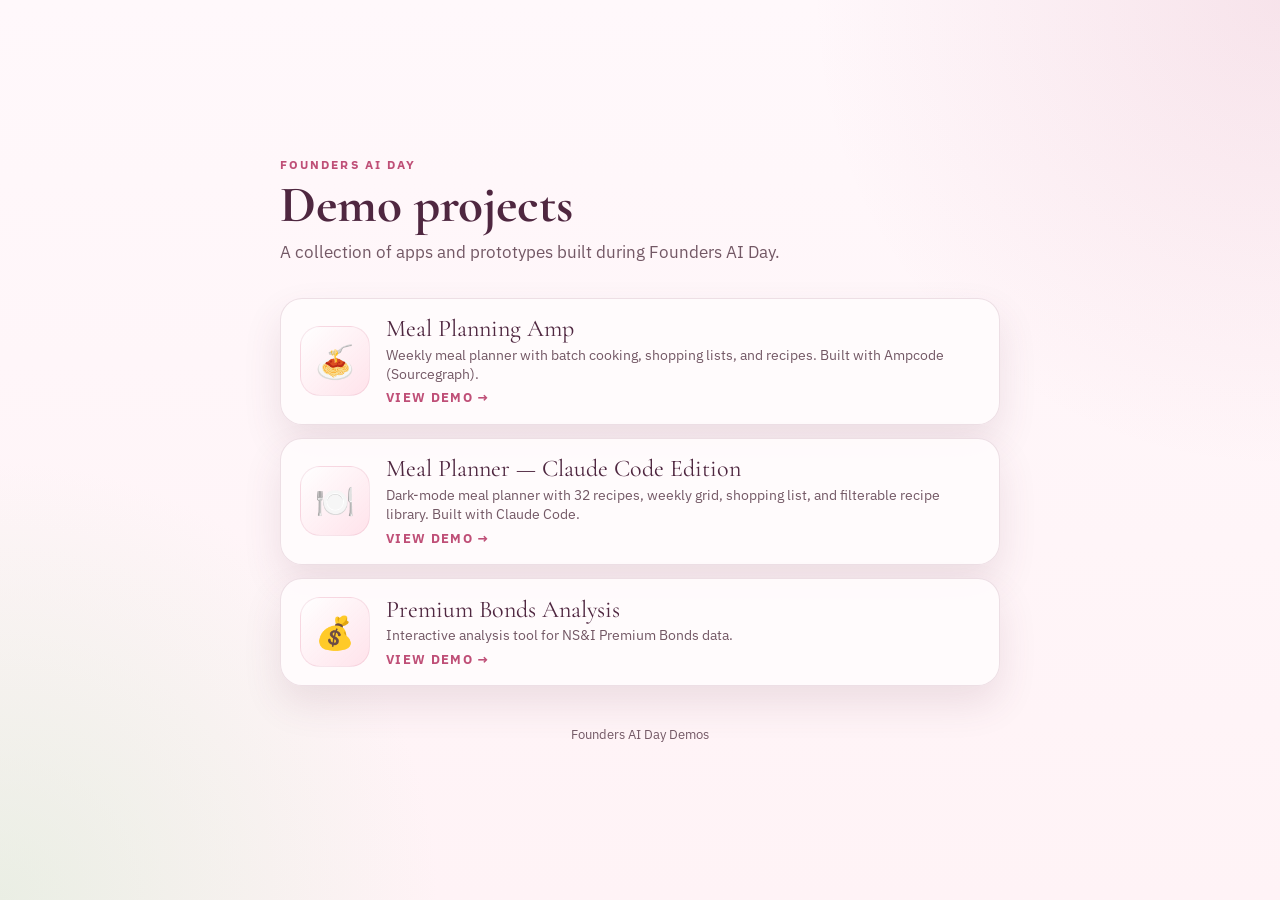
<file: site/index.html>
<!DOCTYPE html>
<html lang="en">
<head>
<meta charset="UTF-8">
<meta name="viewport" content="width=device-width, initial-scale=1.0">
<title>Founders AI Day - Demos</title>
<link href="https://fonts.googleapis.com/css2?family=Cormorant+Garamond:wght@600;700&family=IBM+Plex+Sans:wght@400;500;600&display=swap" rel="stylesheet">
<style>
*,*::before,*::after{box-sizing:border-box;margin:0;padding:0}
:root{
  --plum:#4f2740;--berry:#bf4f77;--rosewood:#7f3557;
  --ink:#34232d;--muted:#735865;
  --line:rgba(127,53,87,0.14);--shadow:0 18px 38px rgba(105,56,79,0.12);
}
body{
  background:
    radial-gradient(circle at top right,rgba(191,79,119,0.12),transparent 30%),
    radial-gradient(circle at bottom left,rgba(220,235,216,0.6),transparent 28%),
    linear-gradient(180deg,#fff8fb 0%,#fff3f6 100%);
  color:var(--ink);font-family:'IBM Plex Sans',sans-serif;
  min-height:100vh;display:flex;align-items:center;justify-content:center;
  padding:2rem;
}
.page{max-width:720px;width:100%}
.kicker{text-transform:uppercase;letter-spacing:0.18em;font-size:0.72rem;font-weight:700;color:var(--berry);margin-bottom:0.5rem}
h1{font-family:'Cormorant Garamond',serif;font-size:3.2rem;line-height:1;color:var(--plum);margin-bottom:0.6rem}
.subtitle{color:var(--muted);font-size:1.05rem;line-height:1.5;margin-bottom:2rem;max-width:50ch}
.demos{display:grid;gap:0.8rem}
a.demo-card{
  display:grid;grid-template-columns:70px 1fr;gap:1rem;align-items:center;
  background:rgba(255,251,252,0.94);border:1px solid var(--line);border-radius:22px;
  box-shadow:var(--shadow);padding:1.1rem 1.2rem;
  text-decoration:none;color:var(--ink);transition:all 0.2s;
}
a.demo-card:hover{transform:translateY(-2px);box-shadow:0 22px 44px rgba(105,56,79,0.16);border-color:rgba(191,79,119,0.25)}
.demo-icon{width:70px;height:70px;border-radius:20px;display:grid;place-items:center;font-size:2rem;background:linear-gradient(135deg,rgba(255,255,255,0.98),rgba(255,223,232,0.88));border:1px solid rgba(191,79,119,0.12)}
.demo-title{font-family:'Cormorant Garamond',serif;font-size:1.5rem;color:var(--plum);line-height:1.1}
.demo-desc{color:var(--muted);font-size:0.88rem;margin-top:0.2rem;line-height:1.35}
.demo-arrow{color:var(--berry);font-size:0.82rem;font-weight:700;margin-top:0.35rem;text-transform:uppercase;letter-spacing:0.1em}
.footer{text-align:center;margin-top:2.5rem;color:var(--muted);font-size:0.8rem}
@media(max-width:600px){
  h1{font-size:2.2rem}
  a.demo-card{grid-template-columns:50px 1fr;gap:0.7rem;padding:0.9rem 1rem}
  .demo-icon{width:50px;height:50px;font-size:1.5rem;border-radius:16px}
}
</style>
</head>
<body>
<div class="page">
  <div class="kicker">Founders AI Day</div>
  <h1>Demo projects</h1>
  <p class="subtitle">A collection of apps and prototypes built during Founders AI Day.</p>

  <div class="demos">
    <a class="demo-card" href="/meal-planning/">
      <div class="demo-icon">&#127837;</div>
      <div>
        <div class="demo-title">Meal Planning Amp</div>
        <div class="demo-desc">Weekly meal planner with batch cooking, shopping lists, and recipes. Built with Ampcode (Sourcegraph).</div>
        <div class="demo-arrow">View demo &rarr;</div>
      </div>
    </a>
    <a class="demo-card" href="/meal-planner-claude/">
      <div class="demo-icon">&#127869;&#65039;</div>
      <div>
        <div class="demo-title">Meal Planner &mdash; Claude Code Edition</div>
        <div class="demo-desc">Dark-mode meal planner with 32 recipes, weekly grid, shopping list, and filterable recipe library. Built with Claude Code.</div>
        <div class="demo-arrow">View demo &rarr;</div>
      </div>
    </a>
    <a class="demo-card" href="/premium-bonds/">
      <div class="demo-icon">&#128176;</div>
      <div>
        <div class="demo-title">Premium Bonds Analysis</div>
        <div class="demo-desc">Interactive analysis tool for NS&amp;I Premium Bonds data.</div>
        <div class="demo-arrow">View demo &rarr;</div>
      </div>
    </a>
  </div>

  <div class="footer">Founders AI Day Demos</div>
</div>
</body>
</html>
</file>
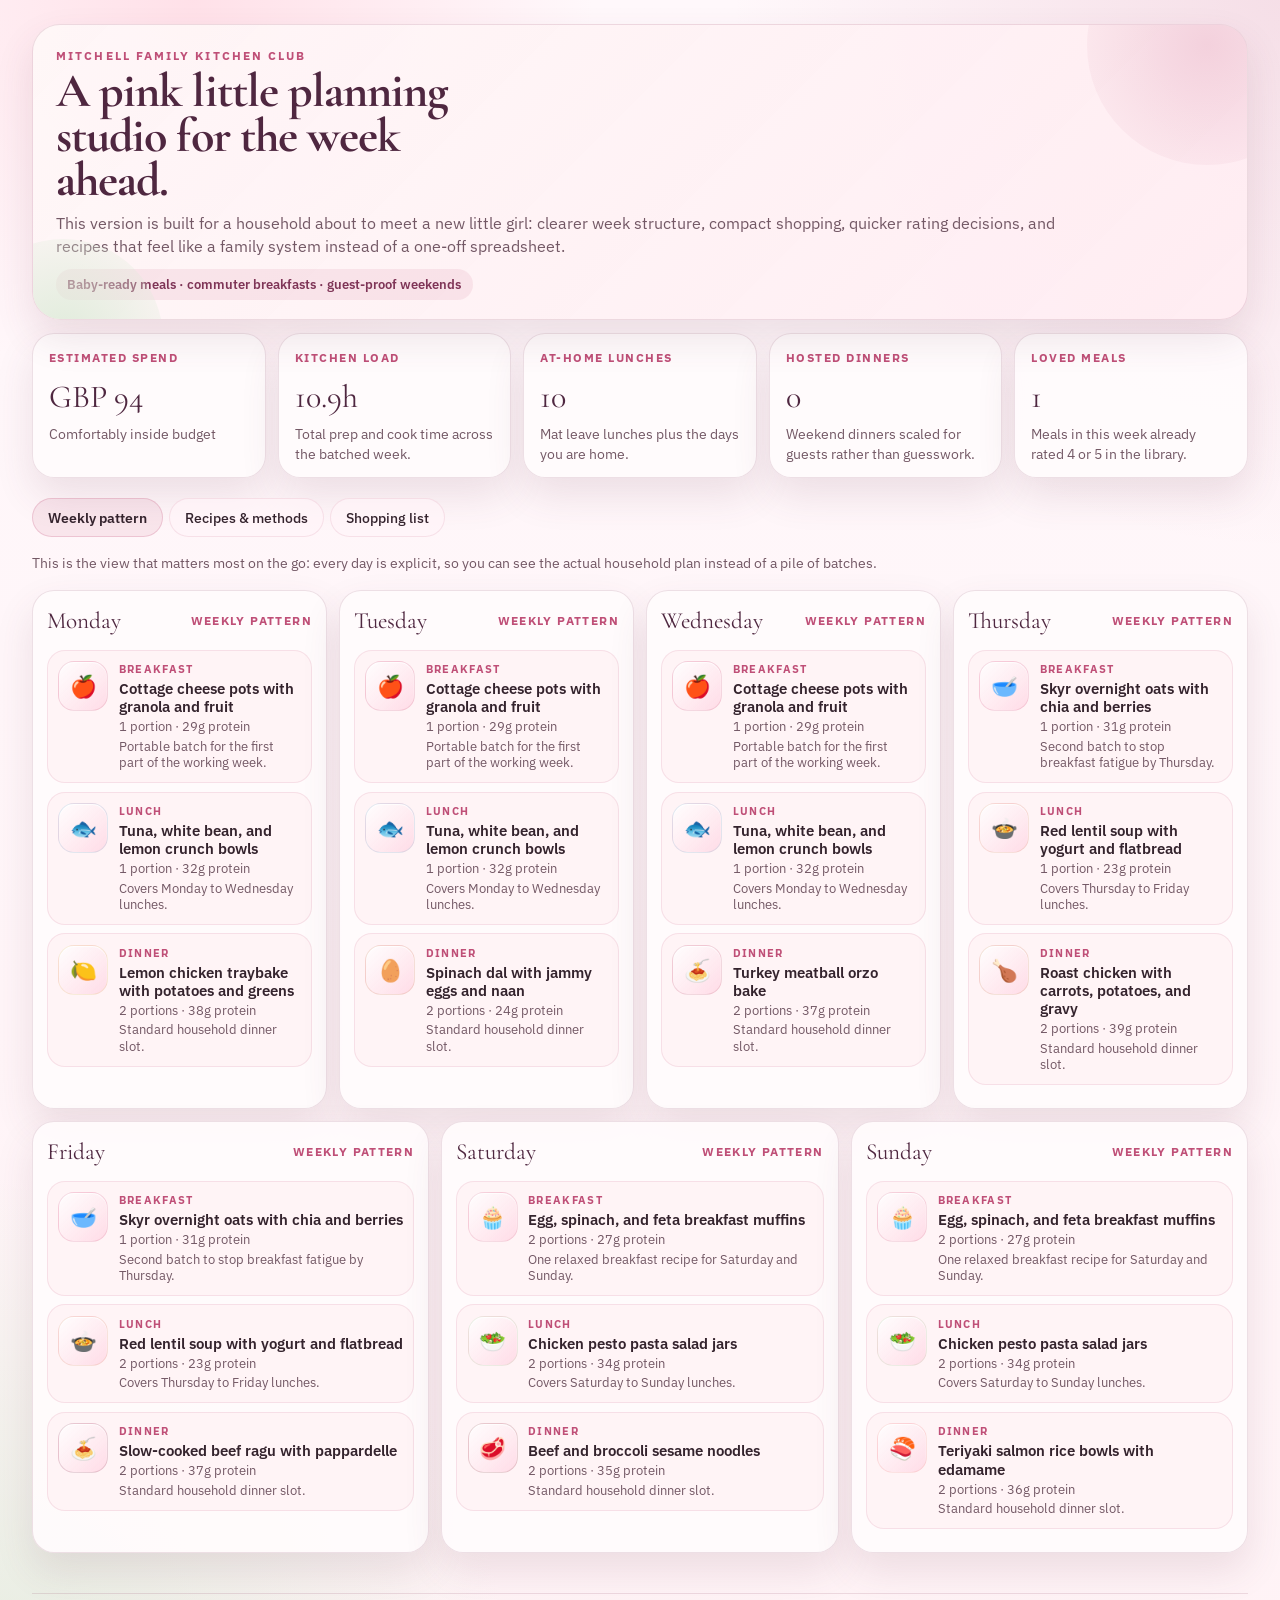
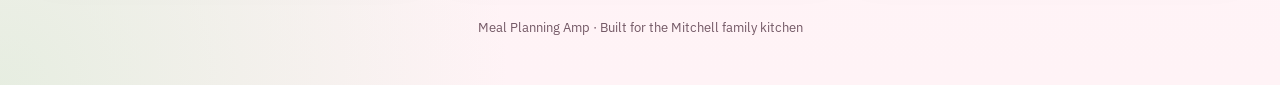
<file: meal_planning_amp/netlify-site/index.html>
<!DOCTYPE html>
<html lang="en">
<head>
<meta charset="UTF-8">
<meta name="viewport" content="width=device-width, initial-scale=1.0">
<title>Meal Planning Amp</title>
<link href="https://fonts.googleapis.com/css2?family=Cormorant+Garamond:wght@600;700&family=IBM+Plex+Sans:wght@400;500;600&display=swap" rel="stylesheet">
<style>
*,*::before,*::after{box-sizing:border-box;margin:0;padding:0}
:root{
  --cream:#fff7f7;--cream-strong:#fff1f4;--blush:#ffdbe6;--petal:#f7bfd0;
  --berry:#bf4f77;--plum:#4f2740;--rosewood:#7f3557;--sage:#dcebd8;
  --gold:#eabf6a;--ink:#34232d;--muted:#735865;
  --line:rgba(127,53,87,0.14);--shadow:0 18px 38px rgba(105,56,79,0.12);
}
body{
  background:
    radial-gradient(circle at top right,rgba(191,79,119,0.15),transparent 26%),
    radial-gradient(circle at 15% 0%,rgba(255,209,220,0.6),transparent 20%),
    radial-gradient(circle at bottom left,rgba(220,235,216,0.7),transparent 24%),
    linear-gradient(180deg,#fff8fb 0%,#fff3f6 100%);
  color:var(--ink);font-family:'IBM Plex Sans',sans-serif;
  line-height:1.5;padding:0;
}
.container{max-width:1440px;margin:0 auto;padding:1.5rem 2rem 3rem}
h1,h2,h3{font-family:'Cormorant Garamond',serif;color:var(--plum);letter-spacing:-0.02em}

/* Hero */
.hero{
  position:relative;overflow:hidden;
  background:linear-gradient(135deg,rgba(255,247,247,0.96),rgba(255,236,242,0.92));
  border:1px solid var(--line);border-radius:28px;
  padding:1.35rem 1.45rem 1.15rem;box-shadow:var(--shadow);margin-bottom:0.85rem;
}
.hero::before,.hero::after{content:'';position:absolute;border-radius:999px;pointer-events:none}
.hero::before{width:240px;height:240px;right:-80px;top:-100px;background:radial-gradient(circle,rgba(191,79,119,0.18),rgba(191,79,119,0))}
.hero::after{width:200px;height:200px;left:-70px;bottom:-120px;background:radial-gradient(circle,rgba(220,235,216,0.9),rgba(220,235,216,0))}
.hero-kicker{text-transform:uppercase;letter-spacing:0.18em;font-size:0.72rem;font-weight:700;color:var(--berry);margin-bottom:0.35rem}
.hero-title{font-family:'Cormorant Garamond',serif;font-size:3rem;line-height:0.92;margin:0;color:var(--plum);max-width:18ch}
.hero-copy{max-width:65rem;margin-top:0.65rem;margin-bottom:0.4rem;line-height:1.45;color:var(--muted);font-size:0.97rem}
.hero-ribbon{display:inline-flex;align-items:center;gap:0.45rem;padding:0.35rem 0.7rem;border-radius:999px;background:rgba(191,79,119,0.10);color:var(--rosewood);font-size:0.82rem;font-weight:600;margin-top:0.35rem}
.caption{color:var(--muted);font-size:0.85rem;margin-bottom:1rem}

/* Stat cards */
.stats-row{display:grid;grid-template-columns:repeat(auto-fit,minmax(200px,1fr));gap:0.75rem;margin-bottom:1.2rem}
.stat-card{background:rgba(255,251,252,0.94);border:1px solid var(--line);border-radius:22px;box-shadow:var(--shadow);padding:0.9rem 1rem;min-height:116px}
.stat-label{text-transform:uppercase;letter-spacing:0.13em;color:var(--berry);font-size:0.72rem;font-weight:700;margin-bottom:0.45rem}
.stat-value{font-family:'Cormorant Garamond',serif;font-size:2rem;color:var(--plum);margin-bottom:0.2rem}
.stat-copy{color:var(--muted);line-height:1.35;font-size:0.9rem}

/* Tabs */
.tabs{display:flex;gap:0.35rem;margin-bottom:1rem;flex-wrap:wrap}
.tab-btn{
  background:rgba(255,244,248,0.72);border:1px solid rgba(191,79,119,0.12);
  border-radius:999px;padding:0.58rem 0.95rem;cursor:pointer;
  font-family:'IBM Plex Sans',sans-serif;font-size:0.9rem;font-weight:500;
  color:var(--ink);transition:all 0.2s;
}
.tab-btn:hover{background:rgba(191,79,119,0.08)}
.tab-btn.active{background:rgba(191,79,119,0.10);border-color:rgba(191,79,119,0.22);font-weight:600}
.tab-panel{display:none}
.tab-panel.active{display:block}

/* Day cards */
.week-grid-top{display:grid;grid-template-columns:repeat(4,1fr);gap:0.75rem;margin-bottom:0.75rem}
.week-grid-bottom{display:grid;grid-template-columns:repeat(3,1fr);gap:0.75rem}
.day-card{background:rgba(255,251,252,0.94);border:1px solid var(--line);border-radius:22px;box-shadow:var(--shadow);padding:0.82rem 0.88rem 0.88rem;min-height:320px}
.day-head{display:flex;align-items:center;justify-content:space-between;margin-bottom:0.7rem}
.day-title{font-family:'Cormorant Garamond',serif;font-size:1.45rem;color:var(--plum)}
.day-stamp{font-size:0.72rem;color:var(--berry);text-transform:uppercase;letter-spacing:0.12em;font-weight:700}

.slot-card{display:grid;grid-template-columns:50px 1fr;gap:0.65rem;padding:0.65rem;border-radius:18px;background:rgba(255,241,244,0.72);border:1px solid rgba(191,79,119,0.12);margin-bottom:0.55rem}
.slot-art{width:50px;height:50px;border-radius:16px;display:grid;place-items:center;font-size:1.35rem;background:linear-gradient(135deg,rgba(255,255,255,0.88),rgba(255,215,227,0.82));box-shadow:inset 0 1px 1px rgba(255,255,255,0.85)}
.slot-kind{font-size:0.68rem;font-weight:700;text-transform:uppercase;letter-spacing:0.12em;color:var(--berry);margin-bottom:0.18rem}
.slot-title{font-size:0.93rem;font-weight:600;color:var(--ink);line-height:1.22;margin-bottom:0.18rem}
.slot-meta{font-size:0.8rem;color:var(--muted);line-height:1.28}
.slot-note{font-size:0.8rem;color:var(--muted);line-height:1.28;margin-top:0.18rem}

/* Recipe cards */
.recipe-grid{display:grid;grid-template-columns:repeat(auto-fill,minmax(420px,1fr));gap:0.8rem}
.recipe-card{background:rgba(255,251,252,0.94);border:1px solid var(--line);border-radius:22px;box-shadow:var(--shadow);padding:0.95rem 1rem;margin-bottom:0.8rem}
.recipe-top{display:grid;grid-template-columns:70px 1fr;gap:0.85rem;margin-bottom:0.6rem;align-items:center}
.recipe-art{width:70px;height:70px;border-radius:22px;display:grid;place-items:center;font-size:1.9rem;background:linear-gradient(135deg,rgba(255,255,255,0.98),rgba(255,223,232,0.88))}
.recipe-title{font-family:'Cormorant Garamond',serif;font-size:1.6rem;color:var(--plum);margin:0;line-height:1}
.recipe-subtitle{color:var(--muted);font-size:0.87rem;margin-top:0.22rem}
.recipe-copy{color:var(--ink);line-height:1.42;font-size:0.92rem;margin-bottom:0.45rem}
.method-list{margin:0.45rem 0 0;padding-left:1rem;color:var(--ink);line-height:1.42;font-size:0.9rem}
.method-list li{margin-bottom:0.25rem}
.recipe-note{margin-top:0.55rem;color:var(--rosewood);font-size:0.82rem;font-weight:600}
.badge-row{display:flex;flex-wrap:wrap;gap:0.35rem;margin-top:0.45rem}
.tiny-badge{display:inline-block;padding:0.22rem 0.55rem;border-radius:999px;background:rgba(191,79,119,0.10);color:var(--rosewood);font-size:0.75rem;font-weight:700}

/* Recipe sub-tabs */
.sub-tabs{display:flex;gap:0.3rem;margin-bottom:0.8rem}
.sub-tab-btn{
  background:rgba(255,244,248,0.5);border:1px solid rgba(191,79,119,0.08);
  border-radius:999px;padding:0.45rem 0.8rem;cursor:pointer;
  font-family:'IBM Plex Sans',sans-serif;font-size:0.82rem;font-weight:500;
  color:var(--muted);transition:all 0.2s;
}
.sub-tab-btn:hover{background:rgba(191,79,119,0.06)}
.sub-tab-btn.active{background:rgba(191,79,119,0.10);border-color:rgba(191,79,119,0.18);color:var(--rosewood);font-weight:600}
.sub-panel{display:none}
.sub-panel.active{display:block}

/* Shopping table */
.shopping-header{display:flex;align-items:center;gap:1.5rem;margin-bottom:0.8rem;flex-wrap:wrap}
.shopping-header .caption{margin-bottom:0}
.shopping-table{width:100%;border-collapse:separate;border-spacing:0;border:1px solid var(--line);border-radius:18px;overflow:hidden;box-shadow:var(--shadow);background:rgba(255,251,252,0.94)}
.shopping-table thead{background:rgba(255,241,244,0.72)}
.shopping-table th{text-align:left;padding:0.7rem 1rem;font-size:0.75rem;font-weight:700;text-transform:uppercase;letter-spacing:0.1em;color:var(--berry);border-bottom:1px solid var(--line)}
.shopping-table td{padding:0.55rem 1rem;font-size:0.9rem;border-bottom:1px solid rgba(127,53,87,0.06)}
.shopping-table tr:last-child td{border-bottom:none}
.shopping-table tbody tr:hover{background:rgba(255,241,244,0.4)}
.category-cell{font-weight:600;color:var(--rosewood)}

/* Footer */
.footer{text-align:center;margin-top:2.5rem;padding-top:1.5rem;border-top:1px solid var(--line);color:var(--muted);font-size:0.82rem}

@media(max-width:900px){
  .hero-title{font-size:2.2rem}
  .day-card{min-height:auto}
  .week-grid-top{grid-template-columns:repeat(2,1fr)}
  .week-grid-bottom{grid-template-columns:repeat(2,1fr)}
  .recipe-grid{grid-template-columns:1fr}
  .stats-row{grid-template-columns:repeat(2,1fr)}
}
@media(max-width:600px){
  .container{padding:1rem}
  .week-grid-top,.week-grid-bottom{grid-template-columns:1fr}
  .stats-row{grid-template-columns:1fr}
}
</style>
</head>
<body>
<div class="container">

  <!-- Hero -->
  <section class="hero">
    <div class="hero-kicker">Mitchell family kitchen club</div>
    <h1 class="hero-title">A pink little planning studio for the week ahead.</h1>
    <p class="hero-copy">
      This version is built for a household about to meet a new little girl: clearer week structure, compact shopping, quicker rating decisions, and recipes that feel like a family system instead of a one-off spreadsheet.
    </p>
    <div class="hero-ribbon">Baby-ready meals &middot; commuter breakfasts &middot; guest-proof weekends</div>
  </section>

  <!-- Stats -->
  <div class="stats-row">
    <div class="stat-card">
      <div class="stat-label">Estimated spend</div>
      <div class="stat-value">GBP 94</div>
      <div class="stat-copy">Comfortably inside budget</div>
    </div>
    <div class="stat-card">
      <div class="stat-label">Kitchen load</div>
      <div class="stat-value">10.9h</div>
      <div class="stat-copy">Total prep and cook time across the batched week.</div>
    </div>
    <div class="stat-card">
      <div class="stat-label">At-home lunches</div>
      <div class="stat-value">10</div>
      <div class="stat-copy">Mat leave lunches plus the days you are home.</div>
    </div>
    <div class="stat-card">
      <div class="stat-label">Hosted dinners</div>
      <div class="stat-value">0</div>
      <div class="stat-copy">Weekend dinners scaled for guests rather than guesswork.</div>
    </div>
    <div class="stat-card">
      <div class="stat-label">Loved meals</div>
      <div class="stat-value">1</div>
      <div class="stat-copy">Meals in this week already rated 4 or 5 in the library.</div>
    </div>
  </div>

  <!-- Main tabs -->
  <div class="tabs">
    <button class="tab-btn active" data-tab="weekly">Weekly pattern</button>
    <button class="tab-btn" data-tab="recipes">Recipes &amp; methods</button>
    <button class="tab-btn" data-tab="shopping">Shopping list</button>
  </div>

  <!-- Weekly pattern -->
  <div class="tab-panel active" id="tab-weekly">
    <p class="caption">This is the view that matters most on the go: every day is explicit, so you can see the actual household plan instead of a pile of batches.</p>

    <div class="week-grid-top">
      <!-- Monday -->
      <div class="day-card">
        <div class="day-head"><div class="day-title">Monday</div><div class="day-stamp">weekly pattern</div></div>
        <div class="slot-card">
          <div class="slot-art" style="border:1px solid #c85b7e33">&#127822;</div>
          <div><div class="slot-kind">Breakfast</div><div class="slot-title">Cottage cheese pots with granola and fruit</div><div class="slot-meta">1 portion &middot; 29g protein</div><div class="slot-note">Portable batch for the first part of the working week.</div></div>
        </div>
        <div class="slot-card">
          <div class="slot-art" style="border:1px solid #6d9ec233">&#128031;</div>
          <div><div class="slot-kind">Lunch</div><div class="slot-title">Tuna, white bean, and lemon crunch bowls</div><div class="slot-meta">1 portion &middot; 32g protein</div><div class="slot-note">Covers Monday to Wednesday lunches.</div></div>
        </div>
        <div class="slot-card">
          <div class="slot-art" style="border:1px solid #d9bb5933">&#127819;</div>
          <div><div class="slot-kind">Dinner</div><div class="slot-title">Lemon chicken traybake with potatoes and greens</div><div class="slot-meta">2 portions &middot; 38g protein</div><div class="slot-note">Standard household dinner slot.</div></div>
        </div>
      </div>

      <!-- Tuesday -->
      <div class="day-card">
        <div class="day-head"><div class="day-title">Tuesday</div><div class="day-stamp">weekly pattern</div></div>
        <div class="slot-card">
          <div class="slot-art" style="border:1px solid #c85b7e33">&#127822;</div>
          <div><div class="slot-kind">Breakfast</div><div class="slot-title">Cottage cheese pots with granola and fruit</div><div class="slot-meta">1 portion &middot; 29g protein</div><div class="slot-note">Portable batch for the first part of the working week.</div></div>
        </div>
        <div class="slot-card">
          <div class="slot-art" style="border:1px solid #6d9ec233">&#128031;</div>
          <div><div class="slot-kind">Lunch</div><div class="slot-title">Tuna, white bean, and lemon crunch bowls</div><div class="slot-meta">1 portion &middot; 32g protein</div><div class="slot-note">Covers Monday to Wednesday lunches.</div></div>
        </div>
        <div class="slot-card">
          <div class="slot-art" style="border:1px solid #c67a4d33">&#129370;</div>
          <div><div class="slot-kind">Dinner</div><div class="slot-title">Spinach dal with jammy eggs and naan</div><div class="slot-meta">2 portions &middot; 24g protein</div><div class="slot-note">Standard household dinner slot.</div></div>
        </div>
      </div>

      <!-- Wednesday -->
      <div class="day-card">
        <div class="day-head"><div class="day-title">Wednesday</div><div class="day-stamp">weekly pattern</div></div>
        <div class="slot-card">
          <div class="slot-art" style="border:1px solid #c85b7e33">&#127822;</div>
          <div><div class="slot-kind">Breakfast</div><div class="slot-title">Cottage cheese pots with granola and fruit</div><div class="slot-meta">1 portion &middot; 29g protein</div><div class="slot-note">Portable batch for the first part of the working week.</div></div>
        </div>
        <div class="slot-card">
          <div class="slot-art" style="border:1px solid #6d9ec233">&#128031;</div>
          <div><div class="slot-kind">Lunch</div><div class="slot-title">Tuna, white bean, and lemon crunch bowls</div><div class="slot-meta">1 portion &middot; 32g protein</div><div class="slot-note">Covers Monday to Wednesday lunches.</div></div>
        </div>
        <div class="slot-card">
          <div class="slot-art" style="border:1px solid #bb5c7233">&#127837;</div>
          <div><div class="slot-kind">Dinner</div><div class="slot-title">Turkey meatball orzo bake</div><div class="slot-meta">2 portions &middot; 37g protein</div><div class="slot-note">Standard household dinner slot.</div></div>
        </div>
      </div>

      <!-- Thursday -->
      <div class="day-card">
        <div class="day-head"><div class="day-title">Thursday</div><div class="day-stamp">weekly pattern</div></div>
        <div class="slot-card">
          <div class="slot-art" style="border:1px solid #cf5f8733">&#129379;</div>
          <div><div class="slot-kind">Breakfast</div><div class="slot-title">Skyr overnight oats with chia and berries</div><div class="slot-meta">1 portion &middot; 31g protein</div><div class="slot-note">Second batch to stop breakfast fatigue by Thursday.</div></div>
        </div>
        <div class="slot-card">
          <div class="slot-art" style="border:1px solid #d58b6333">&#127858;</div>
          <div><div class="slot-kind">Lunch</div><div class="slot-title">Red lentil soup with yogurt and flatbread</div><div class="slot-meta">1 portion &middot; 23g protein</div><div class="slot-note">Covers Thursday to Friday lunches.</div></div>
        </div>
        <div class="slot-card">
          <div class="slot-art" style="border:1px solid #c7885833">&#127831;</div>
          <div><div class="slot-kind">Dinner</div><div class="slot-title">Roast chicken with carrots, potatoes, and gravy</div><div class="slot-meta">2 portions &middot; 39g protein</div><div class="slot-note">Standard household dinner slot.</div></div>
        </div>
      </div>
    </div>

    <div class="week-grid-bottom">
      <!-- Friday -->
      <div class="day-card">
        <div class="day-head"><div class="day-title">Friday</div><div class="day-stamp">weekly pattern</div></div>
        <div class="slot-card">
          <div class="slot-art" style="border:1px solid #cf5f8733">&#129379;</div>
          <div><div class="slot-kind">Breakfast</div><div class="slot-title">Skyr overnight oats with chia and berries</div><div class="slot-meta">1 portion &middot; 31g protein</div><div class="slot-note">Second batch to stop breakfast fatigue by Thursday.</div></div>
        </div>
        <div class="slot-card">
          <div class="slot-art" style="border:1px solid #d58b6333">&#127858;</div>
          <div><div class="slot-kind">Lunch</div><div class="slot-title">Red lentil soup with yogurt and flatbread</div><div class="slot-meta">2 portions &middot; 23g protein</div><div class="slot-note">Covers Thursday to Friday lunches.</div></div>
        </div>
        <div class="slot-card">
          <div class="slot-art" style="border:1px solid #8a415933">&#127837;</div>
          <div><div class="slot-kind">Dinner</div><div class="slot-title">Slow-cooked beef ragu with pappardelle</div><div class="slot-meta">2 portions &middot; 37g protein</div><div class="slot-note">Standard household dinner slot.</div></div>
        </div>
      </div>

      <!-- Saturday -->
      <div class="day-card">
        <div class="day-head"><div class="day-title">Saturday</div><div class="day-stamp">weekly pattern</div></div>
        <div class="slot-card">
          <div class="slot-art" style="border:1px solid #d36d8b33">&#129473;</div>
          <div><div class="slot-kind">Breakfast</div><div class="slot-title">Egg, spinach, and feta breakfast muffins</div><div class="slot-meta">2 portions &middot; 27g protein</div><div class="slot-note">One relaxed breakfast recipe for Saturday and Sunday.</div></div>
        </div>
        <div class="slot-card">
          <div class="slot-art" style="border:1px solid #9fbc8c33">&#129367;</div>
          <div><div class="slot-kind">Lunch</div><div class="slot-title">Chicken pesto pasta salad jars</div><div class="slot-meta">2 portions &middot; 34g protein</div><div class="slot-note">Covers Saturday to Sunday lunches.</div></div>
        </div>
        <div class="slot-card">
          <div class="slot-art" style="border:1px solid #8d4a4d33">&#129385;</div>
          <div><div class="slot-kind">Dinner</div><div class="slot-title">Beef and broccoli sesame noodles</div><div class="slot-meta">2 portions &middot; 35g protein</div><div class="slot-note">Standard household dinner slot.</div></div>
        </div>
      </div>

      <!-- Sunday -->
      <div class="day-card">
        <div class="day-head"><div class="day-title">Sunday</div><div class="day-stamp">weekly pattern</div></div>
        <div class="slot-card">
          <div class="slot-art" style="border:1px solid #d36d8b33">&#129473;</div>
          <div><div class="slot-kind">Breakfast</div><div class="slot-title">Egg, spinach, and feta breakfast muffins</div><div class="slot-meta">2 portions &middot; 27g protein</div><div class="slot-note">One relaxed breakfast recipe for Saturday and Sunday.</div></div>
        </div>
        <div class="slot-card">
          <div class="slot-art" style="border:1px solid #9fbc8c33">&#129367;</div>
          <div><div class="slot-kind">Lunch</div><div class="slot-title">Chicken pesto pasta salad jars</div><div class="slot-meta">2 portions &middot; 34g protein</div><div class="slot-note">Covers Saturday to Sunday lunches.</div></div>
        </div>
        <div class="slot-card">
          <div class="slot-art" style="border:1px solid #f08a8233">&#127843;</div>
          <div><div class="slot-kind">Dinner</div><div class="slot-title">Teriyaki salmon rice bowls with edamame</div><div class="slot-meta">2 portions &middot; 36g protein</div><div class="slot-note">Standard household dinner slot.</div></div>
        </div>
      </div>
    </div>
  </div>

  <!-- Recipes & methods -->
  <div class="tab-panel" id="tab-recipes">
    <p class="caption">Each generated meal now carries a short method so you can remember how it is meant to come together without opening another notes app.</p>

    <div class="sub-tabs">
      <button class="sub-tab-btn active" data-subtab="breakfast">Breakfast</button>
      <button class="sub-tab-btn" data-subtab="lunch">Lunch</button>
      <button class="sub-tab-btn" data-subtab="dinner">Dinner</button>
    </div>

    <!-- Breakfast recipes -->
    <div class="sub-panel active" id="subtab-breakfast">
      <div class="recipe-grid">
        <div class="recipe-card">
          <div class="recipe-top">
            <div class="recipe-art" style="border:1px solid #c85b7e33">&#127822;</div>
            <div><div class="recipe-title">Cottage cheese pots with granola and fruit</div><div class="recipe-subtitle">Weekday breakfast prep A &middot; 3 portions &middot; prep 10m &middot; cook 0m</div></div>
          </div>
          <div class="recipe-copy">Low-effort protein pots for commuter mornings.</div>
          <ol class="method-list">
            <li>Spoon cottage cheese into jars and season lightly with cinnamon.</li>
            <li>Add chopped apple and pumpkin seeds for crunch.</li>
            <li>Keep granola separate until eating so the texture stays sharp.</li>
          </ol>
          <div class="recipe-note">Finish: A tiny drizzle of honey makes this feel less functional and more breakfast-y.</div>
          <div class="badge-row"><span class="tiny-badge">portable</span><span class="tiny-badge">high protein</span><span class="tiny-badge">calcium</span></div>
        </div>

        <div class="recipe-card">
          <div class="recipe-top">
            <div class="recipe-art" style="border:1px solid #cf5f8733">&#129379;</div>
            <div><div class="recipe-title">Skyr overnight oats with chia and berries</div><div class="recipe-subtitle">Weekday breakfast prep B &middot; 2 portions &middot; prep 12m &middot; cook 0m</div></div>
          </div>
          <div class="recipe-copy">Cold, portable, and easy to eat on the train or at the desk.</div>
          <ol class="method-list">
            <li>Whisk the skyr, milk, chia, and honey until smooth.</li>
            <li>Fold through the oats and berries, then portion into jars.</li>
            <li>Leave overnight and grab straight from the fridge in the morning.</li>
          </ol>
          <div class="recipe-note">Finish: Top with a few extra berries so it still feels deliberate at 7am.</div>
          <div class="badge-row"><span class="tiny-badge">portable</span><span class="tiny-badge">high protein</span><span class="tiny-badge">fiber</span></div>
        </div>

        <div class="recipe-card">
          <div class="recipe-top">
            <div class="recipe-art" style="border:1px solid #d36d8b33">&#129473;</div>
            <div><div class="recipe-title">Egg, spinach, and feta breakfast muffins</div><div class="recipe-subtitle">Weekend breakfast &middot; 4 portions &middot; prep 15m &middot; cook 22m</div></div>
          </div>
          <div class="recipe-copy">A fast batch bake with good protein and iron support.</div>
          <ol class="method-list">
            <li>Saute the spinach and peppers briefly so the muffins stay firm.</li>
            <li>Whisk eggs with feta, fill the tray, and bake until just set.</li>
            <li>Cool fully before boxing them up with oatcakes for grab-and-go mornings.</li>
          </ol>
          <div class="recipe-note">Finish: Pack two muffins with a small pot of hot sauce or ketchup.</div>
          <div class="badge-row"><span class="tiny-badge">portable</span><span class="tiny-badge">high protein</span><span class="tiny-badge">iron</span></div>
        </div>
      </div>
    </div>

    <!-- Lunch recipes -->
    <div class="sub-panel" id="subtab-lunch">
      <div class="recipe-grid">
        <div class="recipe-card">
          <div class="recipe-top">
            <div class="recipe-art" style="border:1px solid #6d9ec233">&#128031;</div>
            <div><div class="recipe-title">Tuna, white bean, and lemon crunch bowls</div><div class="recipe-subtitle">Batch lunch 1 &middot; 3 portions &middot; prep 12m &middot; cook 0m</div></div>
          </div>
          <div class="recipe-copy">No-cook lunch with omega-3s and plenty of texture.</div>
          <ol class="method-list">
            <li>Drain the beans and tuna well so the bowls stay bright rather than soggy.</li>
            <li>Toss everything with lemon and olive oil at the last moment.</li>
            <li>Pack rocket separately if you want maximum crunch.</li>
          </ol>
          <div class="recipe-note">Finish: Keep a lemon wedge in the lunch box for a final squeeze before eating.</div>
          <div class="badge-row"><span class="tiny-badge">batch</span><span class="tiny-badge">high protein</span><span class="tiny-badge">omega3</span></div>
        </div>

        <div class="recipe-card">
          <div class="recipe-top">
            <div class="recipe-art" style="border:1px solid #d58b6333">&#127858;</div>
            <div><div class="recipe-title">Red lentil soup with yogurt and flatbread</div><div class="recipe-subtitle">Batch lunch 2 &middot; 3 portions &middot; prep 14m &middot; cook 28m</div></div>
          </div>
          <div class="recipe-copy">Budget-friendly, warm, and useful for postpartum recovery weeks.</div>
          <ol class="method-list">
            <li>Soften onion, garlic, and carrot until sweet and glossy.</li>
            <li>Add lentils and stock, then simmer until the soup turns silky.</li>
            <li>Serve with yogurt and warm flatbread for a fuller lunch.</li>
          </ol>
          <div class="recipe-note">Finish: A spoon of yogurt and a dusting of paprika make it look finished, not improvised.</div>
          <div class="badge-row"><span class="tiny-badge">batch</span><span class="tiny-badge">budget</span><span class="tiny-badge">iron</span><span class="tiny-badge">fiber</span></div>
        </div>

        <div class="recipe-card">
          <div class="recipe-top">
            <div class="recipe-art" style="border:1px solid #9fbc8c33">&#129367;</div>
            <div><div class="recipe-title">Chicken pesto pasta salad jars</div><div class="recipe-subtitle">Batch lunch 3 &middot; 4 portions &middot; prep 18m &middot; cook 20m</div></div>
          </div>
          <div class="recipe-copy">Cold lunch that survives a busy weekday without fuss.</div>
          <ol class="method-list">
            <li>Roast or pan-cook the chicken while the pasta boils.</li>
            <li>Toss pasta, pesto, tomatoes, spinach, and mozzarella while still slightly warm.</li>
            <li>Layer into jars so each lunch is ready without morning assembly.</li>
          </ol>
          <div class="recipe-note">Finish: Finish with black pepper and a few halved tomatoes right on top.</div>
          <div class="badge-row"><span class="tiny-badge">batch</span><span class="tiny-badge">portable</span><span class="tiny-badge">high protein</span></div>
        </div>
      </div>
    </div>

    <!-- Dinner recipes -->
    <div class="sub-panel" id="subtab-dinner">
      <div class="recipe-grid">
        <div class="recipe-card">
          <div class="recipe-top">
            <div class="recipe-art" style="border:1px solid #d9bb5933">&#127819;</div>
            <div><div class="recipe-title">Lemon chicken traybake with potatoes and greens</div><div class="recipe-subtitle">Monday dinner &middot; 2 portions &middot; prep 16m &middot; cook 42m</div></div>
          </div>
          <div class="recipe-copy">One-pan dinner that covers protein, carbs, and greens cleanly.</div>
          <ol class="method-list">
            <li>Toss potatoes with seasoning first so they get the longest blast in the oven.</li>
            <li>Add the chicken and lemon, then roast until the skin turns glossy and deep gold.</li>
            <li>Finish the greens separately and spoon over yogurt just before serving.</li>
          </ol>
          <div class="recipe-note">Finish: Pile everything onto one platter and let the lemon halves sit visibly on top.</div>
          <div class="badge-row"><span class="tiny-badge">traybake</span><span class="tiny-badge">family</span><span class="tiny-badge">iron</span></div>
        </div>

        <div class="recipe-card">
          <div class="recipe-top">
            <div class="recipe-art" style="border:1px solid #c67a4d33">&#129370;</div>
            <div><div class="recipe-title">Spinach dal with jammy eggs and naan</div><div class="recipe-subtitle">Tuesday dinner &middot; 2 portions &middot; prep 12m &middot; cook 30m</div></div>
          </div>
          <div class="recipe-copy">Budget dinner that still lands well nutritionally.</div>
          <ol class="method-list">
            <li>Cook the onions and garlic until sweet before adding the lentils.</li>
            <li>Simmer the dal until thick, then fold through spinach at the end.</li>
            <li>Boil the eggs until jammy and serve with warm naan.</li>
          </ol>
          <div class="recipe-note">Finish: Split the eggs on top so the yolk becomes part of the sauce.</div>
          <div class="badge-row"><span class="tiny-badge">budget</span><span class="tiny-badge">vegetarian</span><span class="tiny-badge">iron</span></div>
        </div>

        <div class="recipe-card">
          <div class="recipe-top">
            <div class="recipe-art" style="border:1px solid #bb5c7233">&#127837;</div>
            <div><div class="recipe-title">Turkey meatball orzo bake</div><div class="recipe-subtitle">Wednesday dinner &middot; 2 portions &middot; prep 22m &middot; cook 28m</div></div>
          </div>
          <div class="recipe-copy">Comfort-food dinner with lighter protein and easy leftovers.</div>
          <ol class="method-list">
            <li>Roll the turkey mince into small meatballs so they cook quickly and evenly.</li>
            <li>Simmer the orzo in passata until it turns glossy and saucy.</li>
            <li>Nestle in the meatballs, top with mozzarella, and bake until bubbling.</li>
          </ol>
          <div class="recipe-note">Finish: Serve in shallow bowls with extra greens folded through at the end.</div>
          <div class="badge-row"><span class="tiny-badge">bake</span><span class="tiny-badge">family</span><span class="tiny-badge">reheat</span></div>
        </div>

        <div class="recipe-card">
          <div class="recipe-top">
            <div class="recipe-art" style="border:1px solid #c7885833">&#127831;</div>
            <div><div class="recipe-title">Roast chicken with carrots, potatoes, and gravy</div><div class="recipe-subtitle">Thursday dinner &middot; 2 portions &middot; prep 24m &middot; cook 85m</div></div>
          </div>
          <div class="recipe-copy">Classic hosting dinner that also leaves useful leftovers.</div>
          <ol class="method-list">
            <li>Season the chicken well and get the potatoes into very hot fat.</li>
            <li>Roast the chicken until the skin is dark gold and the vegetables are caramelized.</li>
            <li>Make the gravy while the chicken rests so the table timing stays calm.</li>
          </ol>
          <div class="recipe-note">Finish: Bring it out whole first - the reveal is half the charm with this one.</div>
          <div class="badge-row"><span class="tiny-badge">hosting</span><span class="tiny-badge">roast</span><span class="tiny-badge">weekend</span></div>
        </div>

        <div class="recipe-card">
          <div class="recipe-top">
            <div class="recipe-art" style="border:1px solid #8a415933">&#127837;</div>
            <div><div class="recipe-title">Slow-cooked beef ragu with pappardelle</div><div class="recipe-subtitle">Friday dinner &middot; 2 portions &middot; prep 22m &middot; cook 160m</div></div>
          </div>
          <div class="recipe-copy">Hands-off weekend dinner with enough substance for guests.</div>
          <ol class="method-list">
            <li>Brown the beef deeply before adding the vegetables and passata.</li>
            <li>Let the sauce go low and slow until the meat collapses.</li>
            <li>Cook the pasta last minute and loosen the ragu with pasta water before serving.</li>
          </ol>
          <div class="recipe-note">Finish: Twist the pasta into nests and finish with a proper shower of parmesan.</div>
          <div class="badge-row"><span class="tiny-badge">hosting</span><span class="tiny-badge">slow cook</span><span class="tiny-badge">iron</span></div>
        </div>

        <div class="recipe-card">
          <div class="recipe-top">
            <div class="recipe-art" style="border:1px solid #8d4a4d33">&#129385;</div>
            <div><div class="recipe-title">Beef and broccoli sesame noodles</div><div class="recipe-subtitle">Saturday dinner &middot; 2 portions &middot; prep 16m &middot; cook 16m</div></div>
          </div>
          <div class="recipe-copy">Fast iron-rich dinner for heavier training weeks.</div>
          <ol class="method-list">
            <li>Cook the noodles first and rinse quickly so they do not clump.</li>
            <li>Sear the beef fast over high heat, then add the broccoli and sesame oil.</li>
            <li>Return the noodles and toss until everything is glossy and hot.</li>
          </ol>
          <div class="recipe-note">Finish: Finish with spring onions for a proper takeaway-at-home feel.</div>
          <div class="badge-row"><span class="tiny-badge">quick</span><span class="tiny-badge">iron</span><span class="tiny-badge">stir fry</span></div>
        </div>

        <div class="recipe-card">
          <div class="recipe-top">
            <div class="recipe-art" style="border:1px solid #f08a8233">&#127843;</div>
            <div><div class="recipe-title">Teriyaki salmon rice bowls with edamame</div><div class="recipe-subtitle">Sunday dinner &middot; 2 portions &middot; prep 14m &middot; cook 18m</div></div>
          </div>
          <div class="recipe-copy">High-protein dinner with omega-3s and minimal assembly.</div>
          <ol class="method-list">
            <li>Start the rice first, then roast or air-fry the salmon with teriyaki glaze.</li>
            <li>Steam the edamame while you slice the cucumber.</li>
            <li>Assemble in bowls so the hot salmon lands against the cold crunchy veg.</li>
          </ol>
          <div class="recipe-note">Finish: A sesame sprinkle on top makes these feel much more restaurant than spreadsheet.</div>
          <div class="badge-row"><span class="tiny-badge">quick</span><span class="tiny-badge">omega3</span><span class="tiny-badge">recovery</span></div>
        </div>
      </div>
    </div>
  </div>

  <!-- Shopping list -->
  <div class="tab-panel" id="tab-shopping">
    <div class="shopping-header">
      <p class="caption">55 line items across 6 grocery zones. Compact by design: one table, fast export, and enough context to send to your phone.</p>
    </div>

    <table class="shopping-table">
      <thead><tr><th>Category</th><th>Item</th><th>Quantity</th></tr></thead>
      <tbody>
        <tr><td class="category-cell">Bakery</td><td>Flatbreads</td><td>3 item</td></tr>
        <tr><td class="category-cell">Bakery</td><td>Naan breads</td><td>2 item</td></tr>
        <tr><td class="category-cell">Cupboard</td><td>Chia seeds</td><td>30 g</td></tr>
        <tr><td class="category-cell">Cupboard</td><td>Cinnamon</td><td>6 g</td></tr>
        <tr><td class="category-cell">Cupboard</td><td>Egg noodles</td><td>160 g</td></tr>
        <tr><td class="category-cell">Cupboard</td><td>Granola</td><td>150 g</td></tr>
        <tr><td class="category-cell">Cupboard</td><td>Gravy granules</td><td>1 item</td></tr>
        <tr><td class="category-cell">Cupboard</td><td>Honey</td><td>20 g</td></tr>
        <tr><td class="category-cell">Cupboard</td><td>Jasmine rice</td><td>160 g</td></tr>
        <tr><td class="category-cell">Cupboard</td><td>Oatcakes</td><td>8 item</td></tr>
        <tr><td class="category-cell">Cupboard</td><td>Orzo</td><td>160 g</td></tr>
        <tr><td class="category-cell">Cupboard</td><td>Pappardelle</td><td>167 g</td></tr>
        <tr><td class="category-cell">Cupboard</td><td>Passata</td><td>583 g</td></tr>
        <tr><td class="category-cell">Cupboard</td><td>Pasta</td><td>320 g</td></tr>
        <tr><td class="category-cell">Cupboard</td><td>Pumpkin seeds</td><td>60 g</td></tr>
        <tr><td class="category-cell">Cupboard</td><td>Red lentils</td><td>420 g</td></tr>
        <tr><td class="category-cell">Cupboard</td><td>Rolled oats</td><td>160 g</td></tr>
        <tr><td class="category-cell">Cupboard</td><td>Sesame oil</td><td>20 ml</td></tr>
        <tr><td class="category-cell">Cupboard</td><td>Teriyaki sauce</td><td>90 ml</td></tr>
        <tr><td class="category-cell">Cupboard</td><td>Tuna tins</td><td>3 item</td></tr>
        <tr><td class="category-cell">Cupboard</td><td>Vegetable stock</td><td>1 item</td></tr>
        <tr><td class="category-cell">Cupboard</td><td>White beans</td><td>2 tin</td></tr>
        <tr><td class="category-cell">Fridge</td><td>Cottage cheese</td><td>600 g</td></tr>
        <tr><td class="category-cell">Fridge</td><td>Eggs</td><td>10 item</td></tr>
        <tr><td class="category-cell">Fridge</td><td>Feta</td><td>120 g</td></tr>
        <tr><td class="category-cell">Fridge</td><td>Greek yogurt</td><td>255 g</td></tr>
        <tr><td class="category-cell">Fridge</td><td>Milk</td><td>350 ml</td></tr>
        <tr><td class="category-cell">Fridge</td><td>Mozzarella</td><td>280 g</td></tr>
        <tr><td class="category-cell">Fridge</td><td>Parmesan</td><td>40 g</td></tr>
        <tr><td class="category-cell">Fridge</td><td>Pesto</td><td>180 g</td></tr>
        <tr><td class="category-cell">Fridge</td><td>Skyr or Greek yogurt</td><td>350 g</td></tr>
        <tr><td class="category-cell">Frozen</td><td>Edamame</td><td>150 g</td></tr>
        <tr><td class="category-cell">Frozen</td><td>Frozen berries</td><td>160 g</td></tr>
        <tr><td class="category-cell">Produce</td><td>Apples</td><td>3 item</td></tr>
        <tr><td class="category-cell">Produce</td><td>Baby potatoes</td><td>450 g</td></tr>
        <tr><td class="category-cell">Produce</td><td>Broccoli</td><td>2 item</td></tr>
        <tr><td class="category-cell">Produce</td><td>Carrots</td><td>7 item</td></tr>
        <tr><td class="category-cell">Produce</td><td>Celery</td><td>1 item</td></tr>
        <tr><td class="category-cell">Produce</td><td>Cherry tomatoes</td><td>438 g</td></tr>
        <tr><td class="category-cell">Produce</td><td>Cucumber</td><td>1 item</td></tr>
        <tr><td class="category-cell">Produce</td><td>Garlic cloves</td><td>5 item</td></tr>
        <tr><td class="category-cell">Produce</td><td>Green beans</td><td>100 g</td></tr>
        <tr><td class="category-cell">Produce</td><td>Lemons</td><td>3 item</td></tr>
        <tr><td class="category-cell">Produce</td><td>Onions</td><td>4 item</td></tr>
        <tr><td class="category-cell">Produce</td><td>Potatoes</td><td>500 g</td></tr>
        <tr><td class="category-cell">Produce</td><td>Red peppers</td><td>1 item</td></tr>
        <tr><td class="category-cell">Produce</td><td>Rocket</td><td>90 g</td></tr>
        <tr><td class="category-cell">Produce</td><td>Spinach</td><td>433 g</td></tr>
        <tr><td class="category-cell">Produce</td><td>Spring onions</td><td>1 bunch</td></tr>
        <tr><td class="category-cell">Protein</td><td>Beef shin or chuck</td><td>400 g</td></tr>
        <tr><td class="category-cell">Protein</td><td>Beef strips</td><td>325 g</td></tr>
        <tr><td class="category-cell">Protein</td><td>Chicken thighs</td><td>1150 g</td></tr>
        <tr><td class="category-cell">Protein</td><td>Salmon fillets</td><td>350 g</td></tr>
        <tr><td class="category-cell">Protein</td><td>Turkey mince</td><td>350 g</td></tr>
        <tr><td class="category-cell">Protein</td><td>Whole chicken</td><td>0.6 kg</td></tr>
      </tbody>
    </table>
  </div>

  <div class="footer">
    Meal Planning Amp &middot; Built for the Mitchell family kitchen
  </div>

</div>

<script>
document.querySelectorAll('.tab-btn').forEach(btn => {
  btn.addEventListener('click', () => {
    document.querySelectorAll('.tab-btn').forEach(b => b.classList.remove('active'));
    document.querySelectorAll('.tab-panel').forEach(p => p.classList.remove('active'));
    btn.classList.add('active');
    document.getElementById('tab-' + btn.dataset.tab).classList.add('active');
  });
});
document.querySelectorAll('.sub-tab-btn').forEach(btn => {
  btn.addEventListener('click', () => {
    document.querySelectorAll('.sub-tab-btn').forEach(b => b.classList.remove('active'));
    document.querySelectorAll('.sub-panel').forEach(p => p.classList.remove('active'));
    btn.classList.add('active');
    document.getElementById('subtab-' + btn.dataset.subtab).classList.add('active');
  });
});
</script>
</body>
</html>
</file>
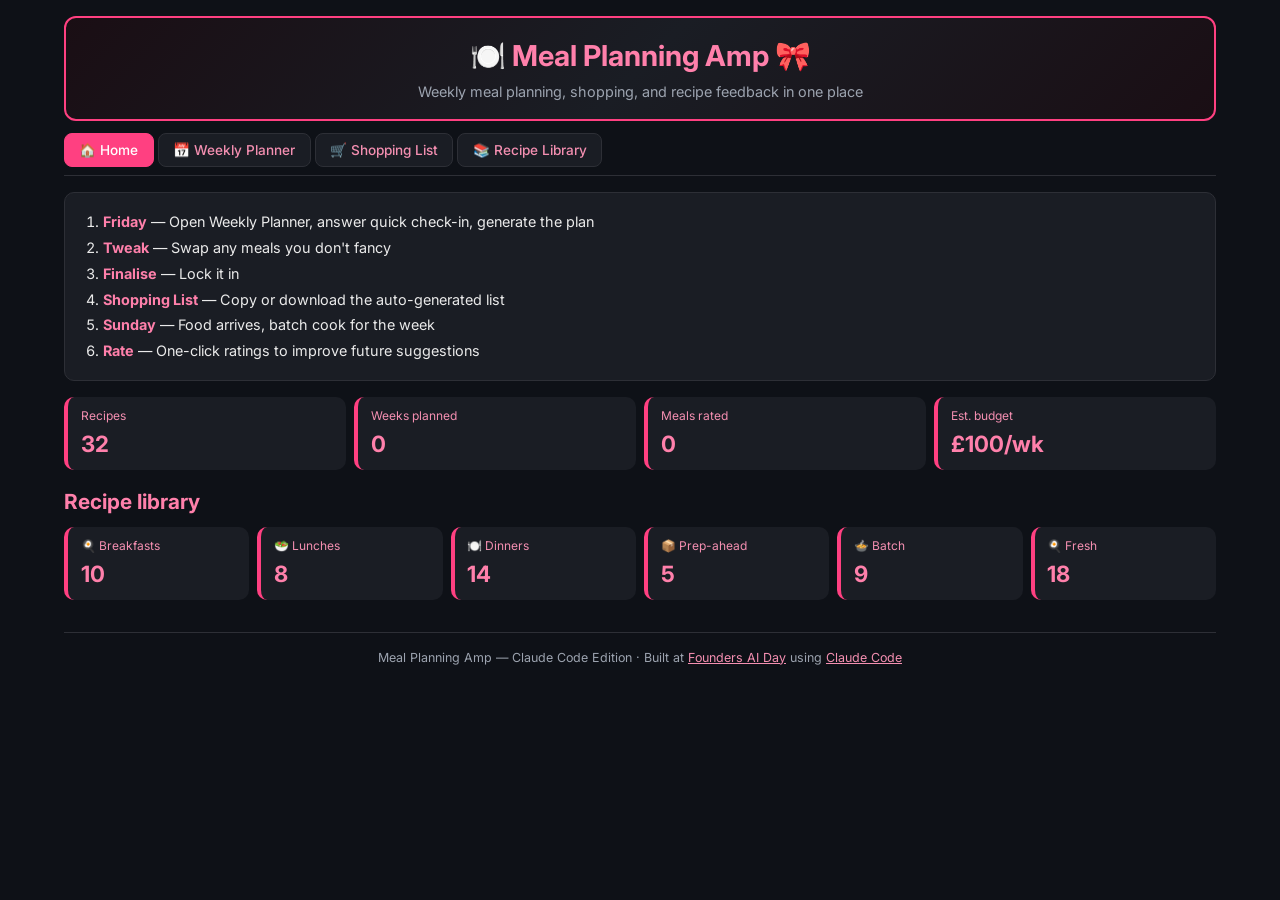
<file: site/meal-planner-claude/index.html>
<!DOCTYPE html>
<html lang="en">
<head>
<meta charset="UTF-8">
<meta name="viewport" content="width=device-width, initial-scale=1.0">
<title>Meal Planning Amp — Claude Code Edition</title>
<link href="https://fonts.googleapis.com/css2?family=Inter:wght@400;500;600;700&display=swap" rel="stylesheet">
<style>
*,*::before,*::after{box-sizing:border-box;margin:0;padding:0}
:root{
  --pink:#FF4081;--pink-light:#3D1A2E;--pink-med:#F48FB1;--pink-dark:#FF80AB;
  --bg:#0E1117;--card:#1A1D24;--card-hover:#252830;--border:#2D2F36;
  --text:#EAEAEA;--muted:#9CA3AF;--deep-pink:#880E4F;
}
body{background:var(--bg);color:var(--text);font-family:'Inter',sans-serif;line-height:1.5}
.container{max-width:1200px;margin:0 auto;padding:1rem 1.5rem 3rem}

/* Banner */
.banner{background:linear-gradient(135deg,#1A0E14 0%,var(--card) 50%,#1A0E14 100%);border:2px solid var(--pink);border-radius:12px;padding:16px 20px;margin-bottom:12px;text-align:center}
.banner h1{color:var(--pink-dark);margin:0 0 4px;font-size:1.8rem}
.banner p{color:var(--muted);font-size:0.9rem;margin:0}

/* Nav tabs */
.nav{display:flex;gap:4px;margin-bottom:1rem;flex-wrap:wrap;border-bottom:1px solid var(--border);padding-bottom:8px}
.nav-btn{background:var(--card);border:1px solid var(--border);border-radius:8px;padding:0.5rem 0.9rem;cursor:pointer;font-family:'Inter',sans-serif;font-size:0.85rem;font-weight:500;color:var(--pink-med);transition:all 0.2s}
.nav-btn:hover{background:var(--card-hover);border-color:var(--pink)}
.nav-btn.active{background:var(--pink);color:white;border-color:var(--pink)}
.page{display:none}.page.active{display:block}

/* Metrics */
.metrics{display:grid;grid-template-columns:repeat(auto-fit,minmax(140px,1fr));gap:8px;margin-bottom:1rem}
.metric{background:var(--card);border-radius:10px;padding:0.6rem 0.8rem;border-left:4px solid var(--pink)}
.metric-label{font-size:0.75rem;color:var(--pink-med);margin-bottom:2px}
.metric-value{font-size:1.4rem;font-weight:700;color:var(--pink-dark)}

/* Section headers */
h2{color:var(--pink-dark);font-size:1.3rem;margin:1rem 0 0.6rem}
h3{color:var(--pink-dark);font-size:1.1rem;margin:0.8rem 0 0.4rem}
.subtitle{color:var(--muted);font-size:0.85rem;margin-bottom:0.8rem}

/* Workflow */
.workflow{background:var(--card);border:1px solid var(--border);border-radius:10px;padding:1rem 1.2rem;margin-bottom:1rem}
.workflow ol{padding-left:1.2rem;color:var(--text);font-size:0.9rem;line-height:1.8}
.workflow strong{color:var(--pink-dark)}

/* Recipe cards */
.recipe-grid{display:grid;grid-template-columns:repeat(auto-fill,minmax(340px,1fr));gap:8px}
.recipe-card{background:var(--card);border:1px solid var(--border);border-radius:10px;padding:12px;border-left:4px solid var(--pink);transition:all 0.2s}
.recipe-card:hover{border-left-color:var(--pink-med);box-shadow:0 2px 12px rgba(255,64,129,0.15);background:var(--card-hover)}
.card-header{display:flex;align-items:center;gap:10px;margin-bottom:6px}
.card-emoji{font-size:2rem}
.card-title{font-weight:700;color:var(--pink-dark);font-size:0.95rem}
.card-meta{color:var(--muted);font-size:0.78rem}
.card-macros{display:flex;gap:6px;margin-top:6px;flex-wrap:wrap}
.macro-pill{background:var(--pink-light);color:var(--pink-med);padding:2px 8px;border-radius:10px;border:1px solid #4A2035;font-size:0.72rem;font-weight:600}
.card-tags{display:flex;gap:4px;margin-top:6px;flex-wrap:wrap}
.tag{background:var(--pink-light);color:var(--pink-med);padding:1px 7px;border-radius:8px;font-size:0.7rem}
.card-instructions{color:var(--muted);font-size:0.8rem;margin-top:8px;line-height:1.4;display:none}
.recipe-card.expanded .card-instructions{display:block}
.expand-btn{background:none;border:none;color:var(--pink);font-size:0.75rem;cursor:pointer;padding:4px 0;font-weight:600;font-family:'Inter',sans-serif}
.expand-btn:hover{color:var(--pink-dark)}

/* Filter bar */
.filters{display:flex;gap:6px;margin-bottom:0.8rem;flex-wrap:wrap;align-items:center}
.filter-btn{background:var(--card);border:1px solid var(--border);border-radius:8px;padding:0.35rem 0.7rem;cursor:pointer;font-family:'Inter',sans-serif;font-size:0.78rem;color:var(--pink-med);transition:all 0.15s}
.filter-btn:hover{border-color:var(--pink)}
.filter-btn.active{background:var(--pink);color:white;border-color:var(--pink)}
.filter-label{color:var(--muted);font-size:0.78rem;font-weight:600}

/* Meal grid table */
.meal-grid{width:100%;border-collapse:separate;border-spacing:4px;font-size:0.82rem}
.meal-grid th{background:var(--pink);color:white;padding:6px 8px;border-radius:6px 6px 0 0;text-align:center;font-weight:600}
.meal-grid .meal-label{background:var(--deep-pink);color:white;padding:6px 10px;border-radius:6px 0 0 6px;font-weight:600;text-align:center;width:80px;vertical-align:top}
.meal-grid td.meal-cell{background:var(--card);border:1px solid var(--border);border-radius:6px;padding:6px 8px;vertical-align:top;min-width:110px}
.meal-grid td.meal-cell:hover{background:var(--card-hover);border-color:var(--pink)}
.meal-cell-item{margin-bottom:4px}
.meal-cell-item .emoji{font-size:1.3rem}
.meal-cell-item .name{font-weight:600;color:var(--text);font-size:0.8rem}
.meal-cell-item .meta{color:var(--muted);font-size:0.7rem}
.person-badge{display:inline-block;background:var(--pink);color:white;font-size:0.6rem;padding:1px 5px;border-radius:8px;margin-left:3px;font-weight:600}

/* Shopping table */
.shop-table{width:100%;border-collapse:collapse;font-size:0.85rem}
.shop-table th{background:var(--pink);color:white;padding:6px 10px;text-align:left}
.shop-table td{padding:4px 10px;border-bottom:1px solid var(--border);color:var(--text)}
.shop-table tr:hover td{background:var(--card-hover)}
.shop-cat-header{background:var(--pink-light)!important;font-weight:700;color:var(--pink-med)!important;padding:6px 10px}

/* Footer */
.footer{text-align:center;margin-top:2rem;padding-top:1rem;border-top:1px solid var(--border);color:var(--muted);font-size:0.78rem}
.footer a{color:var(--pink-med)}

@media(max-width:700px){
  .meal-grid{font-size:0.7rem}
  .recipe-grid{grid-template-columns:1fr}
  .metrics{grid-template-columns:repeat(2,1fr)}
}
</style>
</head>
<body>
<div class="container">

<div class="banner">
  <h1>&#127869;&#65039; Meal Planning Amp &#127872;</h1>
  <p>Weekly meal planning, shopping, and recipe feedback in one place</p>
</div>

<div class="nav">
  <button class="nav-btn active" data-page="home">&#127968; Home</button>
  <button class="nav-btn" data-page="planner">&#128197; Weekly Planner</button>
  <button class="nav-btn" data-page="shopping">&#128722; Shopping List</button>
  <button class="nav-btn" data-page="library">&#128218; Recipe Library</button>
</div>

<!-- ============ HOME ============ -->
<div class="page active" id="page-home">

  <div class="workflow">
    <ol>
      <li><strong>Friday</strong> &mdash; Open Weekly Planner, answer quick check-in, generate the plan</li>
      <li><strong>Tweak</strong> &mdash; Swap any meals you don't fancy</li>
      <li><strong>Finalise</strong> &mdash; Lock it in</li>
      <li><strong>Shopping List</strong> &mdash; Copy or download the auto-generated list</li>
      <li><strong>Sunday</strong> &mdash; Food arrives, batch cook for the week</li>
      <li><strong>Rate</strong> &mdash; One-click ratings to improve future suggestions</li>
    </ol>
  </div>

  <div class="metrics">
    <div class="metric"><div class="metric-label">Recipes</div><div class="metric-value">32</div></div>
    <div class="metric"><div class="metric-label">Weeks planned</div><div class="metric-value">0</div></div>
    <div class="metric"><div class="metric-label">Meals rated</div><div class="metric-value">0</div></div>
    <div class="metric"><div class="metric-label">Est. budget</div><div class="metric-value">&pound;100/wk</div></div>
  </div>

  <h2>Recipe library</h2>
  <div class="metrics">
    <div class="metric"><div class="metric-label">&#127859; Breakfasts</div><div class="metric-value">10</div></div>
    <div class="metric"><div class="metric-label">&#129367; Lunches</div><div class="metric-value">8</div></div>
    <div class="metric"><div class="metric-label">&#127869;&#65039; Dinners</div><div class="metric-value">14</div></div>
    <div class="metric"><div class="metric-label">&#128230; Prep-ahead</div><div class="metric-value">5</div></div>
    <div class="metric"><div class="metric-label">&#127858; Batch</div><div class="metric-value">9</div></div>
    <div class="metric"><div class="metric-label">&#127859; Fresh</div><div class="metric-value">18</div></div>
  </div>
</div>

<!-- ============ WEEKLY PLANNER ============ -->
<div class="page" id="page-planner">
  <p class="subtitle">Sample week &mdash; Mon&ndash;Thu batch dinners, Fri&ndash;Sun fresh cooking</p>

  <table class="meal-grid">
    <thead><tr>
      <th></th><th>Mon</th><th>Tue</th><th>Wed</th><th>Thu</th><th>Fri</th><th>Sat</th><th>Sun</th>
    </tr></thead>
    <tbody>
      <tr>
        <td class="meal-label">&#127859;<br>Breakfast</td>
        <td class="meal-cell"><div class="meal-cell-item"><span class="emoji">&#129379;</span><div class="name">Overnight Protein Oats</div><div class="meta">Prep-ahead &middot; 5m<span class="person-badge">P</span></div></div></td>
        <td class="meal-cell"><div class="meal-cell-item"><span class="emoji">&#129379;</span><div class="name">Overnight Protein Oats</div><div class="meta">Prep-ahead &middot; 5m<span class="person-badge">P</span></div></div></td>
        <td class="meal-cell"><div class="meal-cell-item"><span class="emoji">&#129379;</span><div class="name">Overnight Protein Oats</div><div class="meta">Prep-ahead &middot; 5m<span class="person-badge">P</span></div></div></td>
        <td class="meal-cell"><div class="meal-cell-item"><span class="emoji">&#129379;</span><div class="name">Overnight Protein Oats</div><div class="meta">Prep-ahead &middot; 5m<span class="person-badge">P</span></div></div></td>
        <td class="meal-cell"><div class="meal-cell-item"><span class="emoji">&#129379;</span><div class="name">Overnight Protein Oats</div><div class="meta">Prep-ahead &middot; 5m<span class="person-badge">P</span></div></div></td>
        <td class="meal-cell"><div class="meal-cell-item"><span class="emoji">&#127859;</span><div class="name">Shakshuka</div><div class="meta">Fresh &middot; 30m<span class="person-badge">Both</span></div></div></td>
        <td class="meal-cell"><div class="meal-cell-item"><span class="emoji">&#129473;</span><div class="name">Smoked Salmon Scrambled Eggs</div><div class="meta">Fresh &middot; 10m<span class="person-badge">Both</span></div></div></td>
      </tr>
      <tr>
        <td class="meal-label">&#129367;<br>Lunch</td>
        <td class="meal-cell"><div class="meal-cell-item"><span class="emoji">&#127858;</span><div class="name">Lentil &amp; Sweet Potato Soup</div><div class="meta">Batch &middot; 40m<span class="person-badge">W</span></div></div></td>
        <td class="meal-cell"><div class="meal-cell-item"><span class="emoji">&#129367;</span><div class="name">Spiced Chickpea &amp; Feta Salad</div><div class="meta">Fresh &middot; 15m<span class="person-badge">W</span></div></div></td>
        <td class="meal-cell"><div class="meal-cell-item"><span class="emoji">&#127858;</span><div class="name">Lentil &amp; Sweet Potato Soup</div><div class="meta">Batch &middot; 40m<span class="person-badge">W</span></div></div></td>
        <td class="meal-cell"><div class="meal-cell-item"><span class="emoji">&#129519;</span><div class="name">Grilled Halloumi Grain Bowl</div><div class="meta">Fresh &middot; 25m<span class="person-badge">W</span></div></div></td>
        <td class="meal-cell"><div class="meal-cell-item"><span class="emoji">&#127858;</span><div class="name">Lentil &amp; Sweet Potato Soup</div><div class="meta">Batch &middot; 40m<span class="person-badge">W</span></div></div></td>
        <td class="meal-cell"><div class="meal-cell-item"><span class="emoji">&#128031;</span><div class="name">Tuna Nicoise Salad</div><div class="meta">Fresh &middot; 25m<span class="person-badge">Both</span></div></div></td>
        <td class="meal-cell"><div class="meal-cell-item"><span class="emoji">&#127791;</span><div class="name">Chicken &amp; Avocado Wrap</div><div class="meta">Fresh &middot; 10m<span class="person-badge">Both</span></div></div></td>
      </tr>
      <tr>
        <td class="meal-label">&#127869;&#65039;<br>Dinner</td>
        <td class="meal-cell"><div class="meal-cell-item"><span class="emoji">&#127835;</span><div class="name">Chicken Tikka Masala</div><div class="meta">Batch &middot; 50m<span class="person-badge">Both</span></div></div></td>
        <td class="meal-cell"><div class="meal-cell-item"><span class="emoji">&#127835;</span><div class="name">Chicken Tikka Masala</div><div class="meta">Batch &middot; reheat<span class="person-badge">Both</span></div></div></td>
        <td class="meal-cell"><div class="meal-cell-item"><span class="emoji">&#127837;</span><div class="name">Beef Bolognese</div><div class="meta">Batch &middot; 55m<span class="person-badge">Both</span></div></div></td>
        <td class="meal-cell"><div class="meal-cell-item"><span class="emoji">&#127837;</span><div class="name">Beef Bolognese</div><div class="meta">Batch &middot; reheat<span class="person-badge">Both</span></div></div></td>
        <td class="meal-cell"><div class="meal-cell-item"><span class="emoji">&#128031;</span><div class="name">Pan-Seared Salmon</div><div class="meta">Fresh &middot; 30m<span class="person-badge">Both</span></div></div></td>
        <td class="meal-cell"><div class="meal-cell-item"><span class="emoji">&#129385;</span><div class="name">Steak with Sweet Potato Fries</div><div class="meta">Fresh &middot; 35m<span class="person-badge">Both</span></div></div></td>
        <td class="meal-cell"><div class="meal-cell-item"><span class="emoji">&#127854;</span><div class="name">Chicken Fajitas</div><div class="meta">Fresh &middot; 25m<span class="person-badge">Both</span></div></div></td>
      </tr>
    </tbody>
  </table>

  <h3>Week summary</h3>
  <div class="metrics">
    <div class="metric"><div class="metric-label">Meals</div><div class="metric-value">21</div></div>
    <div class="metric"><div class="metric-label">Batch cooks</div><div class="metric-value">3</div></div>
    <div class="metric"><div class="metric-label">Fresh cooks</div><div class="metric-value">9</div></div>
    <div class="metric"><div class="metric-label">Est. cost</div><div class="metric-value">&pound;89</div></div>
    <div class="metric"><div class="metric-label">Avg protein</div><div class="metric-value">30g</div></div>
  </div>
</div>

<!-- ============ SHOPPING LIST ============ -->
<div class="page" id="page-shopping">
  <p class="subtitle">Auto-generated shopping list for the sample week, grouped by grocery aisle.</p>

  <table class="shop-table">
    <thead><tr><th>Item</th><th>Quantity</th></tr></thead>
    <tbody>
      <tr><td colspan="2" class="shop-cat-header">&#129379; Dairy &amp; Eggs</td></tr>
      <tr><td>Eggs</td><td>14</td></tr>
      <tr><td>Greek yogurt</td><td>450g</td></tr>
      <tr><td>Whole milk</td><td>550ml</td></tr>
      <tr><td>Single cream</td><td>100ml</td></tr>
      <tr><td>Sour cream</td><td>60g</td></tr>
      <tr><td>Cheddar cheese</td><td>60g</td></tr>
      <tr><td>Parmesan</td><td>40g</td></tr>
      <tr><td>Natural yogurt</td><td>100g</td></tr>
      <tr><td>Butter</td><td>15g</td></tr>
      <tr><td>Halloumi</td><td>80g</td></tr>
      <tr><td>Feta cheese</td><td>50g</td></tr>

      <tr><td colspan="2" class="shop-cat-header">&#129385; Meat</td></tr>
      <tr><td>Chicken breast</td><td>800g</td></tr>
      <tr><td>Beef mince</td><td>500g</td></tr>
      <tr><td>Sirloin steak</td><td>300g</td></tr>
      <tr><td>Ham</td><td>30g</td></tr>

      <tr><td colspan="2" class="shop-cat-header">&#128031; Fish &amp; Seafood</td></tr>
      <tr><td>Salmon fillet</td><td>250g</td></tr>
      <tr><td>Smoked salmon</td><td>100g</td></tr>
      <tr><td>Tinned tuna</td><td>120g</td></tr>

      <tr><td colspan="2" class="shop-cat-header">&#129382; Produce</td></tr>
      <tr><td>Onions</td><td>6</td></tr>
      <tr><td>Red onion</td><td>1</td></tr>
      <tr><td>Garlic cloves</td><td>12</td></tr>
      <tr><td>Fresh ginger</td><td>20g</td></tr>
      <tr><td>Red pepper</td><td>3</td></tr>
      <tr><td>Yellow pepper</td><td>1</td></tr>
      <tr><td>Cherry tomatoes</td><td>220g</td></tr>
      <tr><td>Tomato</td><td>1</td></tr>
      <tr><td>Baby spinach</td><td>30g</td></tr>
      <tr><td>Mixed salad leaves</td><td>90g</td></tr>
      <tr><td>Lettuce</td><td>30g</td></tr>
      <tr><td>Cucumber</td><td>140g</td></tr>
      <tr><td>Avocado</td><td>2</td></tr>
      <tr><td>Sweet potato</td><td>600g</td></tr>
      <tr><td>New potatoes</td><td>400g</td></tr>
      <tr><td>Asparagus</td><td>150g</td></tr>
      <tr><td>Green beans</td><td>60g</td></tr>
      <tr><td>Carrot</td><td>1</td></tr>
      <tr><td>Celery stick</td><td>1</td></tr>
      <tr><td>Bananas</td><td>1</td></tr>
      <tr><td>Mixed berries</td><td>80g</td></tr>
      <tr><td>Lemons</td><td>3</td></tr>
      <tr><td>Lime</td><td>1</td></tr>
      <tr><td>Fresh chives</td><td>1 tbsp</td></tr>

      <tr><td colspan="2" class="shop-cat-header">&#127838; Bakery</td></tr>
      <tr><td>Sourdough bread</td><td>8 slices</td></tr>
      <tr><td>Flour tortillas</td><td>5</td></tr>
      <tr><td>Crusty bread</td><td>2 slices</td></tr>

      <tr><td colspan="2" class="shop-cat-header">&#129387; Pantry &amp; Tins</td></tr>
      <tr><td>Rolled oats</td><td>60g</td></tr>
      <tr><td>Protein powder</td><td>30g</td></tr>
      <tr><td>Honey</td><td>2 tsp</td></tr>
      <tr><td>Basmati rice</td><td>600g</td></tr>
      <tr><td>Spaghetti</td><td>320g</td></tr>
      <tr><td>Couscous</td><td>70g</td></tr>
      <tr><td>Tinned chopped tomatoes</td><td>1600g</td></tr>
      <tr><td>Tomato puree</td><td>2 tbsp</td></tr>
      <tr><td>Tinned chickpeas</td><td>280g</td></tr>
      <tr><td>Red lentils</td><td>150g</td></tr>
      <tr><td>Black olives</td><td>20g</td></tr>
      <tr><td>Vegetable stock</td><td>800ml</td></tr>
      <tr><td>Olive oil</td><td>7 tbsp</td></tr>
      <tr><td>Vegetable oil</td><td>4 tbsp</td></tr>
      <tr><td>Mayonnaise</td><td>2 tbsp</td></tr>
      <tr><td>Soy sauce</td><td>1 tbsp</td></tr>
      <tr><td>Sesame oil</td><td>1 tsp</td></tr>

      <tr><td colspan="2" class="shop-cat-header">&#127798;&#65039; Spices &amp; Seasoning</td></tr>
      <tr><td>Garam masala</td><td>2 tsp</td></tr>
      <tr><td>Ground turmeric</td><td>1 tsp</td></tr>
      <tr><td>Ground cumin</td><td>4 tsp</td></tr>
      <tr><td>Smoked paprika</td><td>2 tsp</td></tr>
      <tr><td>Dried oregano</td><td>1 tsp</td></tr>
      <tr><td>Chilli flakes</td><td>1 pinch</td></tr>
      <tr><td>Salt &amp; pepper</td><td>to taste</td></tr>

      <tr><td colspan="2" class="shop-cat-header">&#10052;&#65039; Frozen</td></tr>
      <tr><td>Edamame beans</td><td>60g</td></tr>
    </tbody>
  </table>
</div>

<!-- ============ RECIPE LIBRARY ============ -->
<div class="page" id="page-library">

  <div class="filters">
    <span class="filter-label">Filter:</span>
    <button class="filter-btn active" data-filter="all">All (32)</button>
    <button class="filter-btn" data-filter="breakfast">Breakfast (10)</button>
    <button class="filter-btn" data-filter="lunch">Lunch (8)</button>
    <button class="filter-btn" data-filter="dinner">Dinner (14)</button>
  </div>
  <div class="filters">
    <span class="filter-label">Method:</span>
    <button class="filter-btn method-btn active" data-method="all">All</button>
    <button class="filter-btn method-btn" data-method="prep-ahead">Prep-ahead</button>
    <button class="filter-btn method-btn" data-method="batch">Batch</button>
    <button class="filter-btn method-btn" data-method="fresh">Fresh</button>
  </div>

  <div class="recipe-grid" id="recipe-list"></div>
</div>

<div class="footer">
  Meal Planning Amp &mdash; Claude Code Edition &middot; Built at <a href="/">Founders AI Day</a> using <a href="https://docs.anthropic.com/en/docs/claude-code/overview" target="_blank">Claude Code</a>
</div>

</div>

<script>
// Nav
document.querySelectorAll('.nav-btn').forEach(btn=>{
  btn.addEventListener('click',()=>{
    document.querySelectorAll('.nav-btn').forEach(b=>b.classList.remove('active'));
    document.querySelectorAll('.page').forEach(p=>p.classList.remove('active'));
    btn.classList.add('active');
    document.getElementById('page-'+btn.dataset.page).classList.add('active');
  });
});

// Recipe data
const recipes=[
  {name:"Overnight Protein Oats",type:"breakfast",method:"prep-ahead",emoji:"\u{1F963}",cal:450,protein:35,carbs:52,fat:12,fibre:8,cost:1.2,prep:5,cook:0,tags:["high-protein","portable","prep-ahead"],instructions:"Mix oats, protein powder, yogurt and milk in a jar. Refrigerate overnight. Top with berries in the morning."},
  {name:"Egg Muffin Cups",type:"breakfast",method:"prep-ahead",emoji:"\u{1F9C1}",cal:280,protein:24,carbs:6,fat:18,fibre:2,cost:0.9,prep:10,cook:20,tags:["high-protein","portable","low-carb"],instructions:"Whisk eggs with spinach, cheese and ham. Pour into greased muffin tin. Bake at 180\u00B0C for 20 mins."},
  {name:"Greek Yogurt & Granola Pot",type:"breakfast",method:"prep-ahead",emoji:"\u{1F95B}",cal:380,protein:28,carbs:42,fat:10,fibre:4,cost:1.5,prep:3,cook:0,tags:["high-protein","portable","no-cook"],instructions:"Layer yogurt, granola and fruit in a pot. Drizzle with honey. Seal and refrigerate."},
  {name:"PB Banana Overnight Oats",type:"breakfast",method:"prep-ahead",emoji:"\u{1F963}",cal:480,protein:22,carbs:60,fat:18,fibre:7,cost:0.9,prep:5,cook:0,tags:["high-protein","portable"],instructions:"Mix oats, milk, peanut butter and chia seeds. Refrigerate overnight. Top with sliced banana."},
  {name:"Protein Banana Pancakes",type:"breakfast",method:"prep-ahead",emoji:"\u{1F95E}",cal:400,protein:32,carbs:45,fat:10,fibre:5,cost:1.0,prep:5,cook:10,tags:["high-protein","portable"],instructions:"Blend banana, eggs, oats and protein powder. Cook small pancakes. Cool, stack and refrigerate."},
  {name:"Shakshuka",type:"breakfast",method:"fresh",emoji:"\u{1F373}",cal:380,protein:20,carbs:28,fat:22,fibre:6,cost:1.8,prep:10,cook:20,tags:["vegetarian","high-iron"],instructions:"Saut\u00E9 onion, peppers and garlic. Add tinned tomatoes, cumin and paprika. Make wells, crack in eggs, cook until set."},
  {name:"Avocado & Eggs on Sourdough",type:"breakfast",method:"fresh",emoji:"\u{1F951}",cal:420,protein:18,carbs:32,fat:26,fibre:8,cost:2.2,prep:5,cook:5,tags:["vegetarian","omega-3"],instructions:"Toast sourdough. Mash avocado with lemon, salt and chilli. Poach or fry eggs. Assemble."},
  {name:"Smoked Salmon Scrambled Eggs",type:"breakfast",method:"fresh",emoji:"\u{1F373}",cal:400,protein:32,carbs:24,fat:20,fibre:2,cost:3.0,prep:5,cook:5,tags:["high-protein","omega-3","high-iron"],instructions:"Scramble eggs gently with butter. Fold in smoked salmon and chives. Serve on toast."},
  {name:"Porridge with Nuts & Seeds",type:"breakfast",method:"fresh",emoji:"\u{1F963}",cal:380,protein:14,carbs:48,fat:16,fibre:7,cost:0.8,prep:2,cook:8,tags:["vegetarian","high-fibre"],instructions:"Cook oats with milk and a pinch of salt. Top with mixed nuts, seeds and honey."},
  {name:"Berry Smoothie Bowl",type:"breakfast",method:"fresh",emoji:"\u{1FAD0}",cal:350,protein:24,carbs:46,fat:8,fibre:6,cost:2.0,prep:10,cook:0,tags:["vegetarian","high-protein"],instructions:"Blend frozen berries, banana, yogurt and protein powder. Top with granola and fresh fruit."},
  {name:"Chicken & Avocado Wrap",type:"lunch",method:"fresh",emoji:"\u{1F32F}",cal:450,protein:32,carbs:38,fat:20,fibre:6,cost:2.5,prep:10,cook:0,tags:["high-protein"],instructions:"Shred chicken. Layer in tortilla with avocado, salad leaves and mayo. Roll tightly."},
  {name:"Lentil & Sweet Potato Soup",type:"lunch",method:"batch",emoji:"\u{1F372}",cal:320,protein:16,carbs:48,fat:6,fibre:10,cost:1.0,prep:10,cook:30,tags:["vegan","high-fibre","high-iron","freezable"],instructions:"Saut\u00E9 onion and garlic. Add sweet potato, lentils, stock and cumin. Simmer 25 mins. Blend."},
  {name:"Tuna Ni\u00E7oise Salad",type:"lunch",method:"fresh",emoji:"\u{1F957}",cal:400,protein:34,carbs:28,fat:18,fibre:5,cost:2.8,prep:15,cook:10,tags:["high-protein","omega-3"],instructions:"Boil potatoes and beans. Arrange with tuna, eggs, olives and tomatoes. Dress with olive oil and lemon."},
  {name:"Grilled Halloumi Grain Bowl",type:"lunch",method:"fresh",emoji:"\u{1F9C0}",cal:480,protein:24,carbs:52,fat:20,fibre:8,cost:2.5,prep:10,cook:15,tags:["vegetarian","high-fibre"],instructions:"Cook couscous. Grill halloumi. Toss with roasted veg, chickpeas and lemon dressing."},
  {name:"Salmon & Edamame Rice Bowl",type:"lunch",method:"fresh",emoji:"\u{1F35A}",cal:520,protein:34,carbs:54,fat:18,fibre:6,cost:3.5,prep:10,cook:15,tags:["high-protein","omega-3"],instructions:"Cook rice. Pan-fry salmon. Arrange with edamame, avocado and pickled ginger. Drizzle with soy and sesame."},
  {name:"Spiced Chickpea & Feta Salad",type:"lunch",method:"fresh",emoji:"\u{1F957}",cal:420,protein:20,carbs:40,fat:22,fibre:10,cost:1.8,prep:10,cook:5,tags:["vegetarian","high-fibre","high-iron"],instructions:"Warm chickpeas with cumin and paprika. Toss with cucumber, tomatoes, onion and feta."},
  {name:"Egg Fried Rice",type:"lunch",method:"fresh",emoji:"\u{1F373}",cal:380,protein:14,carbs:52,fat:12,fibre:3,cost:1.0,prep:5,cook:10,tags:["vegetarian","quick"],instructions:"Stir-fry cold rice in sesame oil. Scramble eggs. Mix with peas, soy sauce and spring onions."},
  {name:"BLT on Sourdough",type:"lunch",method:"fresh",emoji:"\u{1F96A}",cal:450,protein:18,carbs:36,fat:26,fibre:3,cost:2.0,prep:5,cook:5,tags:["quick"],instructions:"Grill bacon until crispy. Toast sourdough. Layer with lettuce, tomato and mayo."},
  {name:"Chicken Tikka Masala",type:"dinner",method:"batch",emoji:"\u{1F35B}",cal:520,protein:38,carbs:48,fat:18,fibre:4,cost:2.5,prep:15,cook:35,tags:["high-protein","freezable"],instructions:"Marinate chicken in yogurt and spices. Grill, then simmer in tomato cream sauce. Serve with rice."},
  {name:"Beef Bolognese",type:"dinner",method:"batch",emoji:"\u{1F35D}",cal:520,protein:36,carbs:54,fat:16,fibre:5,cost:2.2,prep:10,cook:45,tags:["high-protein","high-iron","freezable"],instructions:"Brown mince with onion, garlic and celery. Add tomatoes and herbs. Simmer 40 mins. Serve with spaghetti."},
  {name:"Chickpea & Spinach Curry",type:"dinner",method:"batch",emoji:"\u{1F35B}",cal:400,protein:16,carbs:52,fat:14,fibre:12,cost:1.6,prep:10,cook:25,tags:["vegan","high-fibre","freezable"],instructions:"Fry onion, garlic and spices. Add chickpeas, coconut milk and tomatoes. Stir in spinach. Serve with rice."},
  {name:"Chilli Con Carne",type:"dinner",method:"batch",emoji:"\u{1F336}\uFE0F",cal:480,protein:34,carbs:46,fat:16,fibre:10,cost:2.0,prep:10,cook:40,tags:["high-protein","high-iron","freezable"],instructions:"Brown mince with onion. Add beans, tomatoes and spices. Simmer 35 mins. Serve with rice and sour cream."},
  {name:"Thai Green Chicken Curry",type:"dinner",method:"batch",emoji:"\u{1F35B}",cal:490,protein:36,carbs:48,fat:18,fibre:4,cost:2.8,prep:10,cook:25,tags:["high-protein","freezable"],instructions:"Fry curry paste, add chicken and coconut milk with green beans. Simmer 20 mins. Serve with jasmine rice."},
  {name:"Lamb & Sweet Potato Tagine",type:"dinner",method:"batch",emoji:"\u{1FAD5}",cal:460,protein:30,carbs:44,fat:18,fibre:7,cost:3.5,prep:15,cook:50,tags:["high-protein","high-iron","freezable"],instructions:"Brown lamb. Saut\u00E9 onion with spices. Add sweet potato, apricots and stock. Simmer 45 mins. Serve with couscous."},
  {name:"Sausage & Bean Casserole",type:"dinner",method:"batch",emoji:"\u{1F372}",cal:440,protein:26,carbs:40,fat:20,fibre:10,cost:1.8,prep:10,cook:35,tags:["high-fibre","freezable"],instructions:"Brown sausages. Saut\u00E9 onion, pepper and garlic. Add beans, tomatoes, stock and herbs. Simmer 25 mins."},
  {name:"Lentil Dal",type:"dinner",method:"batch",emoji:"\u{1F35B}",cal:380,protein:18,carbs:56,fat:10,fibre:12,cost:1.2,prep:10,cook:30,tags:["vegan","high-fibre","freezable"],instructions:"Simmer lentils in stock. Fry onion, garlic, ginger and spices. Stir into lentils. Serve with naan."},
  {name:"Pan-Seared Salmon with New Potatoes",type:"dinner",method:"fresh",emoji:"\u{1F41F}",cal:500,protein:40,carbs:36,fat:22,fibre:5,cost:4.5,prep:10,cook:20,tags:["high-protein","omega-3"],instructions:"Boil potatoes. Pan-sear salmon skin-down. Steam asparagus. Serve with lemon."},
  {name:"Steak with Sweet Potato Fries",type:"dinner",method:"fresh",emoji:"\u{1F969}",cal:550,protein:42,carbs:38,fat:24,fibre:5,cost:5.5,prep:10,cook:25,tags:["high-protein","high-iron"],instructions:"Bake sweet potato fries. Sear steak in hot pan. Rest 5 mins. Serve with salad."},
  {name:"Prawn Stir-Fry",type:"dinner",method:"fresh",emoji:"\u{1F990}",cal:400,protein:30,carbs:48,fat:10,fibre:4,cost:3.5,prep:10,cook:10,tags:["high-protein","quick"],instructions:"Stir-fry prawns with garlic and ginger. Add peppers, pak choi. Toss with noodles and soy sauce."},
  {name:"Chicken Fajitas",type:"dinner",method:"fresh",emoji:"\u{1F32E}",cal:480,protein:36,carbs:44,fat:18,fibre:6,cost:3.0,prep:10,cook:15,tags:["high-protein"],instructions:"Fry chicken and peppers with fajita spices. Warm tortillas. Serve with guacamole and sour cream."},
  {name:"Mushroom Risotto",type:"dinner",method:"fresh",emoji:"\u{1F35A}",cal:450,protein:14,carbs:62,fat:16,fibre:4,cost:2.5,prep:10,cook:30,tags:["vegetarian"],instructions:"Saut\u00E9 shallot. Toast rice. Add stock gradually, stirring. Fold in fried mushrooms and parmesan."},
  {name:"Grilled Sea Bass with Ratatouille",type:"dinner",method:"fresh",emoji:"\u{1F41F}",cal:380,protein:34,carbs:20,fat:18,fibre:6,cost:5.0,prep:15,cook:30,tags:["high-protein","omega-3"],instructions:"Simmer diced veg in tomatoes with herbs. Grill sea bass skin-down. Serve on the ratatouille."}
];

function renderRecipes(typeFilter,methodFilter){
  const list=document.getElementById('recipe-list');
  list.innerHTML='';
  recipes.filter(r=>(typeFilter==='all'||r.type===typeFilter)&&(methodFilter==='all'||r.method===methodFilter)).forEach(r=>{
    const total=r.prep+r.cook;
    const methodName={['prep-ahead']:'Prep-ahead',batch:'Batch',fresh:'Fresh'}[r.method]||r.method;
    const timeStr=total>0?` \u00B7 ${total}m`:'';
    const tagsHtml=r.tags.map(t=>`<span class="tag">${t}</span>`).join('');
    list.innerHTML+=`
      <div class="recipe-card" onclick="this.classList.toggle('expanded')">
        <div class="card-header"><span class="card-emoji">${r.emoji}</span><div><div class="card-title">${r.name}</div><div class="card-meta">${r.type} \u00B7 ${methodName}${timeStr} \u00B7 \u00A3${r.cost.toFixed(2)}/serving</div></div></div>
        <div class="card-macros"><span class="macro-pill">${r.cal} kcal</span><span class="macro-pill">${r.protein}g protein</span><span class="macro-pill">${r.carbs}g carbs</span><span class="macro-pill">${r.fat}g fat</span><span class="macro-pill">${r.fibre}g fibre</span></div>
        <div class="card-tags">${tagsHtml}</div>
        <div class="card-instructions"><br>${r.instructions}<br><button class="expand-btn">&times; close</button></div>
      </div>`;
  });
}

let currentType='all',currentMethod='all';
document.querySelectorAll('.filter-btn:not(.method-btn)').forEach(btn=>{
  btn.addEventListener('click',()=>{
    document.querySelectorAll('.filter-btn:not(.method-btn)').forEach(b=>b.classList.remove('active'));
    btn.classList.add('active');
    currentType=btn.dataset.filter;
    renderRecipes(currentType,currentMethod);
  });
});
document.querySelectorAll('.method-btn').forEach(btn=>{
  btn.addEventListener('click',()=>{
    document.querySelectorAll('.method-btn').forEach(b=>b.classList.remove('active'));
    btn.classList.add('active');
    currentMethod=btn.dataset.method;
    renderRecipes(currentType,currentMethod);
  });
});
renderRecipes('all','all');
</script>
</body>
</html>
</file>
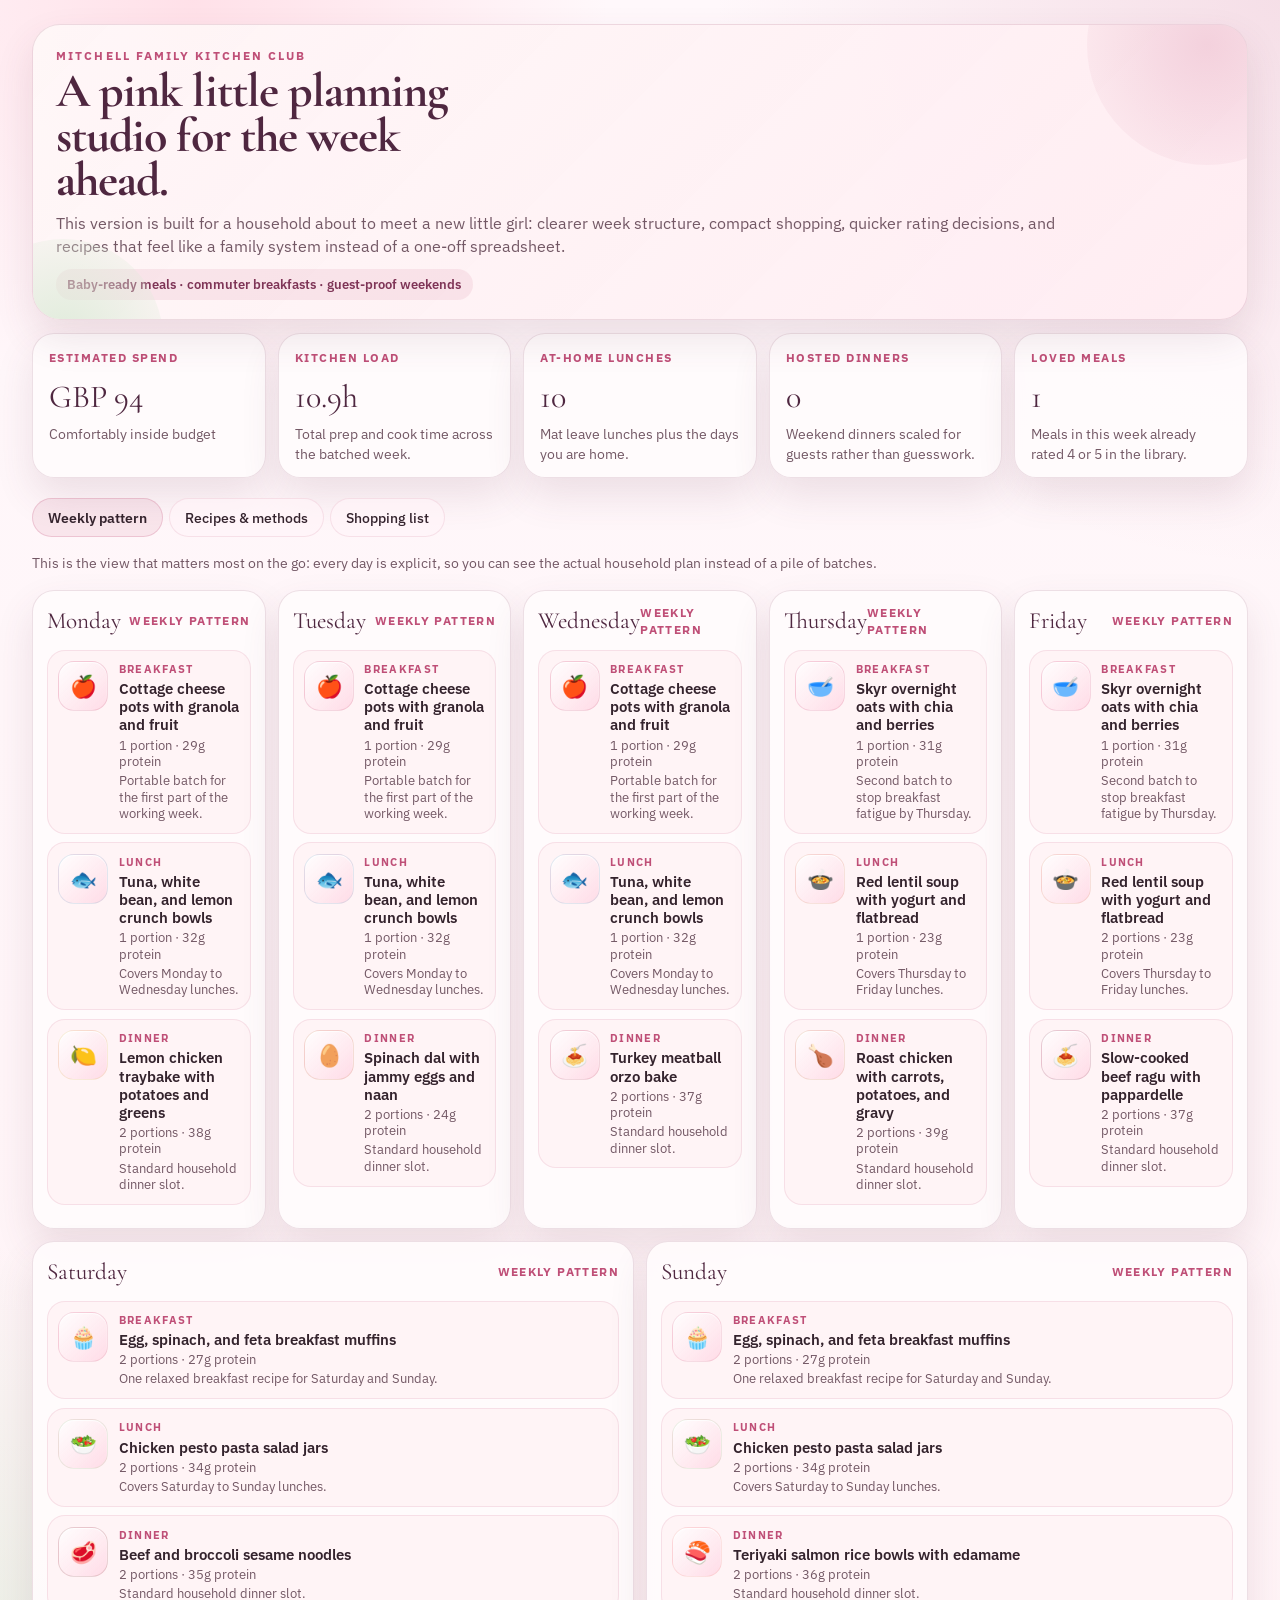
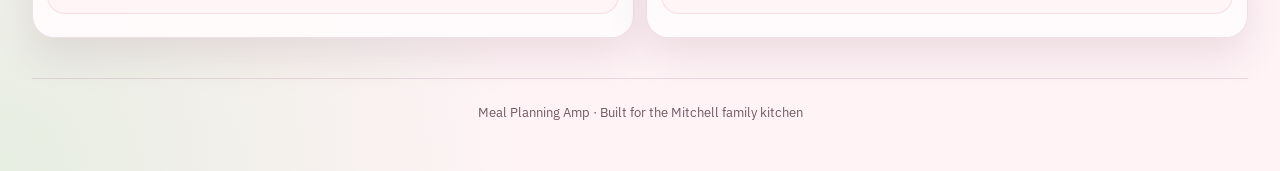
<file: site/meal-planning/index.html>
<!DOCTYPE html>
<html lang="en">
<head>
<meta charset="UTF-8">
<meta name="viewport" content="width=device-width, initial-scale=1.0">
<title>Meal Planning Amp</title>
<link href="https://fonts.googleapis.com/css2?family=Cormorant+Garamond:wght@600;700&family=IBM+Plex+Sans:wght@400;500;600&display=swap" rel="stylesheet">
<style>
*,*::before,*::after{box-sizing:border-box;margin:0;padding:0}
:root{
  --cream:#fff7f7;--cream-strong:#fff1f4;--blush:#ffdbe6;--petal:#f7bfd0;
  --berry:#bf4f77;--plum:#4f2740;--rosewood:#7f3557;--sage:#dcebd8;
  --gold:#eabf6a;--ink:#34232d;--muted:#735865;
  --line:rgba(127,53,87,0.14);--shadow:0 18px 38px rgba(105,56,79,0.12);
}
body{
  background:
    radial-gradient(circle at top right,rgba(191,79,119,0.15),transparent 26%),
    radial-gradient(circle at 15% 0%,rgba(255,209,220,0.6),transparent 20%),
    radial-gradient(circle at bottom left,rgba(220,235,216,0.7),transparent 24%),
    linear-gradient(180deg,#fff8fb 0%,#fff3f6 100%);
  color:var(--ink);font-family:'IBM Plex Sans',sans-serif;
  line-height:1.5;padding:0;
}
.container{max-width:1440px;margin:0 auto;padding:1.5rem 2rem 3rem}
h1,h2,h3{font-family:'Cormorant Garamond',serif;color:var(--plum);letter-spacing:-0.02em}

/* Hero */
.hero{
  position:relative;overflow:hidden;
  background:linear-gradient(135deg,rgba(255,247,247,0.96),rgba(255,236,242,0.92));
  border:1px solid var(--line);border-radius:28px;
  padding:1.35rem 1.45rem 1.15rem;box-shadow:var(--shadow);margin-bottom:0.85rem;
}
.hero::before,.hero::after{content:'';position:absolute;border-radius:999px;pointer-events:none}
.hero::before{width:240px;height:240px;right:-80px;top:-100px;background:radial-gradient(circle,rgba(191,79,119,0.18),rgba(191,79,119,0))}
.hero::after{width:200px;height:200px;left:-70px;bottom:-120px;background:radial-gradient(circle,rgba(220,235,216,0.9),rgba(220,235,216,0))}
.hero-kicker{text-transform:uppercase;letter-spacing:0.18em;font-size:0.72rem;font-weight:700;color:var(--berry);margin-bottom:0.35rem}
.hero-title{font-family:'Cormorant Garamond',serif;font-size:3rem;line-height:0.92;margin:0;color:var(--plum);max-width:18ch}
.hero-copy{max-width:65rem;margin-top:0.65rem;margin-bottom:0.4rem;line-height:1.45;color:var(--muted);font-size:0.97rem}
.hero-ribbon{display:inline-flex;align-items:center;gap:0.45rem;padding:0.35rem 0.7rem;border-radius:999px;background:rgba(191,79,119,0.10);color:var(--rosewood);font-size:0.82rem;font-weight:600;margin-top:0.35rem}
.caption{color:var(--muted);font-size:0.85rem;margin-bottom:1rem}

/* Stat cards */
.stats-row{display:grid;grid-template-columns:repeat(auto-fit,minmax(200px,1fr));gap:0.75rem;margin-bottom:1.2rem}
.stat-card{background:rgba(255,251,252,0.94);border:1px solid var(--line);border-radius:22px;box-shadow:var(--shadow);padding:0.9rem 1rem;min-height:116px}
.stat-label{text-transform:uppercase;letter-spacing:0.13em;color:var(--berry);font-size:0.72rem;font-weight:700;margin-bottom:0.45rem}
.stat-value{font-family:'Cormorant Garamond',serif;font-size:2rem;color:var(--plum);margin-bottom:0.2rem}
.stat-copy{color:var(--muted);line-height:1.35;font-size:0.9rem}

/* Tabs */
.tabs{display:flex;gap:0.35rem;margin-bottom:1rem;flex-wrap:wrap}
.tab-btn{
  background:rgba(255,244,248,0.72);border:1px solid rgba(191,79,119,0.12);
  border-radius:999px;padding:0.58rem 0.95rem;cursor:pointer;
  font-family:'IBM Plex Sans',sans-serif;font-size:0.9rem;font-weight:500;
  color:var(--ink);transition:all 0.2s;
}
.tab-btn:hover{background:rgba(191,79,119,0.08)}
.tab-btn.active{background:rgba(191,79,119,0.10);border-color:rgba(191,79,119,0.22);font-weight:600}
.tab-panel{display:none}
.tab-panel.active{display:block}

/* Day cards */
.week-grid-top{display:grid;grid-template-columns:repeat(5,1fr);gap:0.75rem;margin-bottom:0.75rem}
.week-grid-bottom{display:grid;grid-template-columns:repeat(2,1fr);gap:0.75rem}
.day-card{background:rgba(255,251,252,0.94);border:1px solid var(--line);border-radius:22px;box-shadow:var(--shadow);padding:0.82rem 0.88rem 0.88rem;min-height:320px}
.day-head{display:flex;align-items:center;justify-content:space-between;margin-bottom:0.7rem}
.day-title{font-family:'Cormorant Garamond',serif;font-size:1.45rem;color:var(--plum)}
.day-stamp{font-size:0.72rem;color:var(--berry);text-transform:uppercase;letter-spacing:0.12em;font-weight:700}

.slot-card{display:grid;grid-template-columns:50px 1fr;gap:0.65rem;padding:0.65rem;border-radius:18px;background:rgba(255,241,244,0.72);border:1px solid rgba(191,79,119,0.12);margin-bottom:0.55rem}
.slot-art{width:50px;height:50px;border-radius:16px;display:grid;place-items:center;font-size:1.35rem;background:linear-gradient(135deg,rgba(255,255,255,0.88),rgba(255,215,227,0.82));box-shadow:inset 0 1px 1px rgba(255,255,255,0.85)}
.slot-kind{font-size:0.68rem;font-weight:700;text-transform:uppercase;letter-spacing:0.12em;color:var(--berry);margin-bottom:0.18rem}
.slot-title{font-size:0.93rem;font-weight:600;color:var(--ink);line-height:1.22;margin-bottom:0.18rem}
.slot-meta{font-size:0.8rem;color:var(--muted);line-height:1.28}
.slot-note{font-size:0.8rem;color:var(--muted);line-height:1.28;margin-top:0.18rem}

/* Recipe cards */
.recipe-grid{display:grid;grid-template-columns:repeat(auto-fill,minmax(420px,1fr));gap:0.8rem}
.recipe-card{background:rgba(255,251,252,0.94);border:1px solid var(--line);border-radius:22px;box-shadow:var(--shadow);padding:0.95rem 1rem;margin-bottom:0.8rem}
.recipe-top{display:grid;grid-template-columns:70px 1fr;gap:0.85rem;margin-bottom:0.6rem;align-items:center}
.recipe-art{width:70px;height:70px;border-radius:22px;display:grid;place-items:center;font-size:1.9rem;background:linear-gradient(135deg,rgba(255,255,255,0.98),rgba(255,223,232,0.88))}
.recipe-title{font-family:'Cormorant Garamond',serif;font-size:1.6rem;color:var(--plum);margin:0;line-height:1}
.recipe-subtitle{color:var(--muted);font-size:0.87rem;margin-top:0.22rem}
.recipe-copy{color:var(--ink);line-height:1.42;font-size:0.92rem;margin-bottom:0.45rem}
.method-list{margin:0.45rem 0 0;padding-left:1rem;color:var(--ink);line-height:1.42;font-size:0.9rem}
.method-list li{margin-bottom:0.25rem}
.recipe-note{margin-top:0.55rem;color:var(--rosewood);font-size:0.82rem;font-weight:600}
.badge-row{display:flex;flex-wrap:wrap;gap:0.35rem;margin-top:0.45rem}
.tiny-badge{display:inline-block;padding:0.22rem 0.55rem;border-radius:999px;background:rgba(191,79,119,0.10);color:var(--rosewood);font-size:0.75rem;font-weight:700}

/* Recipe sub-tabs */
.sub-tabs{display:flex;gap:0.3rem;margin-bottom:0.8rem}
.sub-tab-btn{
  background:rgba(255,244,248,0.5);border:1px solid rgba(191,79,119,0.08);
  border-radius:999px;padding:0.45rem 0.8rem;cursor:pointer;
  font-family:'IBM Plex Sans',sans-serif;font-size:0.82rem;font-weight:500;
  color:var(--muted);transition:all 0.2s;
}
.sub-tab-btn:hover{background:rgba(191,79,119,0.06)}
.sub-tab-btn.active{background:rgba(191,79,119,0.10);border-color:rgba(191,79,119,0.18);color:var(--rosewood);font-weight:600}
.sub-panel{display:none}
.sub-panel.active{display:block}

/* Shopping table */
.shopping-header{display:flex;align-items:center;gap:1.5rem;margin-bottom:0.8rem;flex-wrap:wrap}
.shopping-header .caption{margin-bottom:0}
.shopping-table{width:100%;border-collapse:separate;border-spacing:0;border:1px solid var(--line);border-radius:18px;overflow:hidden;box-shadow:var(--shadow);background:rgba(255,251,252,0.94)}
.shopping-table thead{background:rgba(255,241,244,0.72)}
.shopping-table th{text-align:left;padding:0.7rem 1rem;font-size:0.75rem;font-weight:700;text-transform:uppercase;letter-spacing:0.1em;color:var(--berry);border-bottom:1px solid var(--line)}
.shopping-table td{padding:0.55rem 1rem;font-size:0.9rem;border-bottom:1px solid rgba(127,53,87,0.06)}
.shopping-table tr:last-child td{border-bottom:none}
.shopping-table tbody tr:hover{background:rgba(255,241,244,0.4)}
.category-cell{font-weight:600;color:var(--rosewood)}

/* Footer */
.footer{text-align:center;margin-top:2.5rem;padding-top:1.5rem;border-top:1px solid var(--line);color:var(--muted);font-size:0.82rem}

@media(max-width:900px){
  .hero-title{font-size:2.2rem}
  .day-card{min-height:auto}
  .week-grid-top{grid-template-columns:repeat(2,1fr)}
  .week-grid-bottom{grid-template-columns:repeat(2,1fr)}
  .recipe-grid{grid-template-columns:1fr}
  .stats-row{grid-template-columns:repeat(2,1fr)}
}
@media(max-width:600px){
  .container{padding:1rem}
  .week-grid-top,.week-grid-bottom{grid-template-columns:1fr}
  .stats-row{grid-template-columns:1fr}
}
</style>
</head>
<body>
<div class="container">

  <!-- Hero -->
  <section class="hero">
    <div class="hero-kicker">Mitchell family kitchen club</div>
    <h1 class="hero-title">A pink little planning studio for the week ahead.</h1>
    <p class="hero-copy">
      This version is built for a household about to meet a new little girl: clearer week structure, compact shopping, quicker rating decisions, and recipes that feel like a family system instead of a one-off spreadsheet.
    </p>
    <div class="hero-ribbon">Baby-ready meals &middot; commuter breakfasts &middot; guest-proof weekends</div>
  </section>

  <!-- Stats -->
  <div class="stats-row">
    <div class="stat-card">
      <div class="stat-label">Estimated spend</div>
      <div class="stat-value">GBP 94</div>
      <div class="stat-copy">Comfortably inside budget</div>
    </div>
    <div class="stat-card">
      <div class="stat-label">Kitchen load</div>
      <div class="stat-value">10.9h</div>
      <div class="stat-copy">Total prep and cook time across the batched week.</div>
    </div>
    <div class="stat-card">
      <div class="stat-label">At-home lunches</div>
      <div class="stat-value">10</div>
      <div class="stat-copy">Mat leave lunches plus the days you are home.</div>
    </div>
    <div class="stat-card">
      <div class="stat-label">Hosted dinners</div>
      <div class="stat-value">0</div>
      <div class="stat-copy">Weekend dinners scaled for guests rather than guesswork.</div>
    </div>
    <div class="stat-card">
      <div class="stat-label">Loved meals</div>
      <div class="stat-value">1</div>
      <div class="stat-copy">Meals in this week already rated 4 or 5 in the library.</div>
    </div>
  </div>

  <!-- Main tabs -->
  <div class="tabs">
    <button class="tab-btn active" data-tab="weekly">Weekly pattern</button>
    <button class="tab-btn" data-tab="recipes">Recipes &amp; methods</button>
    <button class="tab-btn" data-tab="shopping">Shopping list</button>
  </div>

  <!-- Weekly pattern -->
  <div class="tab-panel active" id="tab-weekly">
    <p class="caption">This is the view that matters most on the go: every day is explicit, so you can see the actual household plan instead of a pile of batches.</p>

    <div class="week-grid-top">
      <!-- Monday -->
      <div class="day-card">
        <div class="day-head"><div class="day-title">Monday</div><div class="day-stamp">weekly pattern</div></div>
        <div class="slot-card">
          <div class="slot-art" style="border:1px solid #c85b7e33">&#127822;</div>
          <div><div class="slot-kind">Breakfast</div><div class="slot-title">Cottage cheese pots with granola and fruit</div><div class="slot-meta">1 portion &middot; 29g protein</div><div class="slot-note">Portable batch for the first part of the working week.</div></div>
        </div>
        <div class="slot-card">
          <div class="slot-art" style="border:1px solid #6d9ec233">&#128031;</div>
          <div><div class="slot-kind">Lunch</div><div class="slot-title">Tuna, white bean, and lemon crunch bowls</div><div class="slot-meta">1 portion &middot; 32g protein</div><div class="slot-note">Covers Monday to Wednesday lunches.</div></div>
        </div>
        <div class="slot-card">
          <div class="slot-art" style="border:1px solid #d9bb5933">&#127819;</div>
          <div><div class="slot-kind">Dinner</div><div class="slot-title">Lemon chicken traybake with potatoes and greens</div><div class="slot-meta">2 portions &middot; 38g protein</div><div class="slot-note">Standard household dinner slot.</div></div>
        </div>
      </div>

      <!-- Tuesday -->
      <div class="day-card">
        <div class="day-head"><div class="day-title">Tuesday</div><div class="day-stamp">weekly pattern</div></div>
        <div class="slot-card">
          <div class="slot-art" style="border:1px solid #c85b7e33">&#127822;</div>
          <div><div class="slot-kind">Breakfast</div><div class="slot-title">Cottage cheese pots with granola and fruit</div><div class="slot-meta">1 portion &middot; 29g protein</div><div class="slot-note">Portable batch for the first part of the working week.</div></div>
        </div>
        <div class="slot-card">
          <div class="slot-art" style="border:1px solid #6d9ec233">&#128031;</div>
          <div><div class="slot-kind">Lunch</div><div class="slot-title">Tuna, white bean, and lemon crunch bowls</div><div class="slot-meta">1 portion &middot; 32g protein</div><div class="slot-note">Covers Monday to Wednesday lunches.</div></div>
        </div>
        <div class="slot-card">
          <div class="slot-art" style="border:1px solid #c67a4d33">&#129370;</div>
          <div><div class="slot-kind">Dinner</div><div class="slot-title">Spinach dal with jammy eggs and naan</div><div class="slot-meta">2 portions &middot; 24g protein</div><div class="slot-note">Standard household dinner slot.</div></div>
        </div>
      </div>

      <!-- Wednesday -->
      <div class="day-card">
        <div class="day-head"><div class="day-title">Wednesday</div><div class="day-stamp">weekly pattern</div></div>
        <div class="slot-card">
          <div class="slot-art" style="border:1px solid #c85b7e33">&#127822;</div>
          <div><div class="slot-kind">Breakfast</div><div class="slot-title">Cottage cheese pots with granola and fruit</div><div class="slot-meta">1 portion &middot; 29g protein</div><div class="slot-note">Portable batch for the first part of the working week.</div></div>
        </div>
        <div class="slot-card">
          <div class="slot-art" style="border:1px solid #6d9ec233">&#128031;</div>
          <div><div class="slot-kind">Lunch</div><div class="slot-title">Tuna, white bean, and lemon crunch bowls</div><div class="slot-meta">1 portion &middot; 32g protein</div><div class="slot-note">Covers Monday to Wednesday lunches.</div></div>
        </div>
        <div class="slot-card">
          <div class="slot-art" style="border:1px solid #bb5c7233">&#127837;</div>
          <div><div class="slot-kind">Dinner</div><div class="slot-title">Turkey meatball orzo bake</div><div class="slot-meta">2 portions &middot; 37g protein</div><div class="slot-note">Standard household dinner slot.</div></div>
        </div>
      </div>

      <!-- Thursday -->
      <div class="day-card">
        <div class="day-head"><div class="day-title">Thursday</div><div class="day-stamp">weekly pattern</div></div>
        <div class="slot-card">
          <div class="slot-art" style="border:1px solid #cf5f8733">&#129379;</div>
          <div><div class="slot-kind">Breakfast</div><div class="slot-title">Skyr overnight oats with chia and berries</div><div class="slot-meta">1 portion &middot; 31g protein</div><div class="slot-note">Second batch to stop breakfast fatigue by Thursday.</div></div>
        </div>
        <div class="slot-card">
          <div class="slot-art" style="border:1px solid #d58b6333">&#127858;</div>
          <div><div class="slot-kind">Lunch</div><div class="slot-title">Red lentil soup with yogurt and flatbread</div><div class="slot-meta">1 portion &middot; 23g protein</div><div class="slot-note">Covers Thursday to Friday lunches.</div></div>
        </div>
        <div class="slot-card">
          <div class="slot-art" style="border:1px solid #c7885833">&#127831;</div>
          <div><div class="slot-kind">Dinner</div><div class="slot-title">Roast chicken with carrots, potatoes, and gravy</div><div class="slot-meta">2 portions &middot; 39g protein</div><div class="slot-note">Standard household dinner slot.</div></div>
        </div>
      </div>

      <!-- Friday -->
      <div class="day-card">
        <div class="day-head"><div class="day-title">Friday</div><div class="day-stamp">weekly pattern</div></div>
        <div class="slot-card">
          <div class="slot-art" style="border:1px solid #cf5f8733">&#129379;</div>
          <div><div class="slot-kind">Breakfast</div><div class="slot-title">Skyr overnight oats with chia and berries</div><div class="slot-meta">1 portion &middot; 31g protein</div><div class="slot-note">Second batch to stop breakfast fatigue by Thursday.</div></div>
        </div>
        <div class="slot-card">
          <div class="slot-art" style="border:1px solid #d58b6333">&#127858;</div>
          <div><div class="slot-kind">Lunch</div><div class="slot-title">Red lentil soup with yogurt and flatbread</div><div class="slot-meta">2 portions &middot; 23g protein</div><div class="slot-note">Covers Thursday to Friday lunches.</div></div>
        </div>
        <div class="slot-card">
          <div class="slot-art" style="border:1px solid #8a415933">&#127837;</div>
          <div><div class="slot-kind">Dinner</div><div class="slot-title">Slow-cooked beef ragu with pappardelle</div><div class="slot-meta">2 portions &middot; 37g protein</div><div class="slot-note">Standard household dinner slot.</div></div>
        </div>
      </div>
    </div>

    <div class="week-grid-bottom">
      <!-- Saturday -->
      <div class="day-card">
        <div class="day-head"><div class="day-title">Saturday</div><div class="day-stamp">weekly pattern</div></div>
        <div class="slot-card">
          <div class="slot-art" style="border:1px solid #d36d8b33">&#129473;</div>
          <div><div class="slot-kind">Breakfast</div><div class="slot-title">Egg, spinach, and feta breakfast muffins</div><div class="slot-meta">2 portions &middot; 27g protein</div><div class="slot-note">One relaxed breakfast recipe for Saturday and Sunday.</div></div>
        </div>
        <div class="slot-card">
          <div class="slot-art" style="border:1px solid #9fbc8c33">&#129367;</div>
          <div><div class="slot-kind">Lunch</div><div class="slot-title">Chicken pesto pasta salad jars</div><div class="slot-meta">2 portions &middot; 34g protein</div><div class="slot-note">Covers Saturday to Sunday lunches.</div></div>
        </div>
        <div class="slot-card">
          <div class="slot-art" style="border:1px solid #8d4a4d33">&#129385;</div>
          <div><div class="slot-kind">Dinner</div><div class="slot-title">Beef and broccoli sesame noodles</div><div class="slot-meta">2 portions &middot; 35g protein</div><div class="slot-note">Standard household dinner slot.</div></div>
        </div>
      </div>

      <!-- Sunday -->
      <div class="day-card">
        <div class="day-head"><div class="day-title">Sunday</div><div class="day-stamp">weekly pattern</div></div>
        <div class="slot-card">
          <div class="slot-art" style="border:1px solid #d36d8b33">&#129473;</div>
          <div><div class="slot-kind">Breakfast</div><div class="slot-title">Egg, spinach, and feta breakfast muffins</div><div class="slot-meta">2 portions &middot; 27g protein</div><div class="slot-note">One relaxed breakfast recipe for Saturday and Sunday.</div></div>
        </div>
        <div class="slot-card">
          <div class="slot-art" style="border:1px solid #9fbc8c33">&#129367;</div>
          <div><div class="slot-kind">Lunch</div><div class="slot-title">Chicken pesto pasta salad jars</div><div class="slot-meta">2 portions &middot; 34g protein</div><div class="slot-note">Covers Saturday to Sunday lunches.</div></div>
        </div>
        <div class="slot-card">
          <div class="slot-art" style="border:1px solid #f08a8233">&#127843;</div>
          <div><div class="slot-kind">Dinner</div><div class="slot-title">Teriyaki salmon rice bowls with edamame</div><div class="slot-meta">2 portions &middot; 36g protein</div><div class="slot-note">Standard household dinner slot.</div></div>
        </div>
      </div>
    </div>
  </div>

  <!-- Recipes & methods -->
  <div class="tab-panel" id="tab-recipes">
    <p class="caption">Each generated meal now carries a short method so you can remember how it is meant to come together without opening another notes app.</p>

    <div class="sub-tabs">
      <button class="sub-tab-btn active" data-subtab="breakfast">Breakfast</button>
      <button class="sub-tab-btn" data-subtab="lunch">Lunch</button>
      <button class="sub-tab-btn" data-subtab="dinner">Dinner</button>
    </div>

    <!-- Breakfast recipes -->
    <div class="sub-panel active" id="subtab-breakfast">
      <div class="recipe-grid">
        <div class="recipe-card">
          <div class="recipe-top">
            <div class="recipe-art" style="border:1px solid #c85b7e33">&#127822;</div>
            <div><div class="recipe-title">Cottage cheese pots with granola and fruit</div><div class="recipe-subtitle">Weekday breakfast prep A &middot; 3 portions &middot; prep 10m &middot; cook 0m</div></div>
          </div>
          <div class="recipe-copy">Low-effort protein pots for commuter mornings.</div>
          <ol class="method-list">
            <li>Spoon cottage cheese into jars and season lightly with cinnamon.</li>
            <li>Add chopped apple and pumpkin seeds for crunch.</li>
            <li>Keep granola separate until eating so the texture stays sharp.</li>
          </ol>
          <div class="recipe-note">Finish: A tiny drizzle of honey makes this feel less functional and more breakfast-y.</div>
          <div class="badge-row"><span class="tiny-badge">portable</span><span class="tiny-badge">high protein</span><span class="tiny-badge">calcium</span></div>
        </div>

        <div class="recipe-card">
          <div class="recipe-top">
            <div class="recipe-art" style="border:1px solid #cf5f8733">&#129379;</div>
            <div><div class="recipe-title">Skyr overnight oats with chia and berries</div><div class="recipe-subtitle">Weekday breakfast prep B &middot; 2 portions &middot; prep 12m &middot; cook 0m</div></div>
          </div>
          <div class="recipe-copy">Cold, portable, and easy to eat on the train or at the desk.</div>
          <ol class="method-list">
            <li>Whisk the skyr, milk, chia, and honey until smooth.</li>
            <li>Fold through the oats and berries, then portion into jars.</li>
            <li>Leave overnight and grab straight from the fridge in the morning.</li>
          </ol>
          <div class="recipe-note">Finish: Top with a few extra berries so it still feels deliberate at 7am.</div>
          <div class="badge-row"><span class="tiny-badge">portable</span><span class="tiny-badge">high protein</span><span class="tiny-badge">fiber</span></div>
        </div>

        <div class="recipe-card">
          <div class="recipe-top">
            <div class="recipe-art" style="border:1px solid #d36d8b33">&#129473;</div>
            <div><div class="recipe-title">Egg, spinach, and feta breakfast muffins</div><div class="recipe-subtitle">Weekend breakfast &middot; 4 portions &middot; prep 15m &middot; cook 22m</div></div>
          </div>
          <div class="recipe-copy">A fast batch bake with good protein and iron support.</div>
          <ol class="method-list">
            <li>Saute the spinach and peppers briefly so the muffins stay firm.</li>
            <li>Whisk eggs with feta, fill the tray, and bake until just set.</li>
            <li>Cool fully before boxing them up with oatcakes for grab-and-go mornings.</li>
          </ol>
          <div class="recipe-note">Finish: Pack two muffins with a small pot of hot sauce or ketchup.</div>
          <div class="badge-row"><span class="tiny-badge">portable</span><span class="tiny-badge">high protein</span><span class="tiny-badge">iron</span></div>
        </div>
      </div>
    </div>

    <!-- Lunch recipes -->
    <div class="sub-panel" id="subtab-lunch">
      <div class="recipe-grid">
        <div class="recipe-card">
          <div class="recipe-top">
            <div class="recipe-art" style="border:1px solid #6d9ec233">&#128031;</div>
            <div><div class="recipe-title">Tuna, white bean, and lemon crunch bowls</div><div class="recipe-subtitle">Batch lunch 1 &middot; 3 portions &middot; prep 12m &middot; cook 0m</div></div>
          </div>
          <div class="recipe-copy">No-cook lunch with omega-3s and plenty of texture.</div>
          <ol class="method-list">
            <li>Drain the beans and tuna well so the bowls stay bright rather than soggy.</li>
            <li>Toss everything with lemon and olive oil at the last moment.</li>
            <li>Pack rocket separately if you want maximum crunch.</li>
          </ol>
          <div class="recipe-note">Finish: Keep a lemon wedge in the lunch box for a final squeeze before eating.</div>
          <div class="badge-row"><span class="tiny-badge">batch</span><span class="tiny-badge">high protein</span><span class="tiny-badge">omega3</span></div>
        </div>

        <div class="recipe-card">
          <div class="recipe-top">
            <div class="recipe-art" style="border:1px solid #d58b6333">&#127858;</div>
            <div><div class="recipe-title">Red lentil soup with yogurt and flatbread</div><div class="recipe-subtitle">Batch lunch 2 &middot; 3 portions &middot; prep 14m &middot; cook 28m</div></div>
          </div>
          <div class="recipe-copy">Budget-friendly, warm, and useful for postpartum recovery weeks.</div>
          <ol class="method-list">
            <li>Soften onion, garlic, and carrot until sweet and glossy.</li>
            <li>Add lentils and stock, then simmer until the soup turns silky.</li>
            <li>Serve with yogurt and warm flatbread for a fuller lunch.</li>
          </ol>
          <div class="recipe-note">Finish: A spoon of yogurt and a dusting of paprika make it look finished, not improvised.</div>
          <div class="badge-row"><span class="tiny-badge">batch</span><span class="tiny-badge">budget</span><span class="tiny-badge">iron</span><span class="tiny-badge">fiber</span></div>
        </div>

        <div class="recipe-card">
          <div class="recipe-top">
            <div class="recipe-art" style="border:1px solid #9fbc8c33">&#129367;</div>
            <div><div class="recipe-title">Chicken pesto pasta salad jars</div><div class="recipe-subtitle">Batch lunch 3 &middot; 4 portions &middot; prep 18m &middot; cook 20m</div></div>
          </div>
          <div class="recipe-copy">Cold lunch that survives a busy weekday without fuss.</div>
          <ol class="method-list">
            <li>Roast or pan-cook the chicken while the pasta boils.</li>
            <li>Toss pasta, pesto, tomatoes, spinach, and mozzarella while still slightly warm.</li>
            <li>Layer into jars so each lunch is ready without morning assembly.</li>
          </ol>
          <div class="recipe-note">Finish: Finish with black pepper and a few halved tomatoes right on top.</div>
          <div class="badge-row"><span class="tiny-badge">batch</span><span class="tiny-badge">portable</span><span class="tiny-badge">high protein</span></div>
        </div>
      </div>
    </div>

    <!-- Dinner recipes -->
    <div class="sub-panel" id="subtab-dinner">
      <div class="recipe-grid">
        <div class="recipe-card">
          <div class="recipe-top">
            <div class="recipe-art" style="border:1px solid #d9bb5933">&#127819;</div>
            <div><div class="recipe-title">Lemon chicken traybake with potatoes and greens</div><div class="recipe-subtitle">Monday dinner &middot; 2 portions &middot; prep 16m &middot; cook 42m</div></div>
          </div>
          <div class="recipe-copy">One-pan dinner that covers protein, carbs, and greens cleanly.</div>
          <ol class="method-list">
            <li>Toss potatoes with seasoning first so they get the longest blast in the oven.</li>
            <li>Add the chicken and lemon, then roast until the skin turns glossy and deep gold.</li>
            <li>Finish the greens separately and spoon over yogurt just before serving.</li>
          </ol>
          <div class="recipe-note">Finish: Pile everything onto one platter and let the lemon halves sit visibly on top.</div>
          <div class="badge-row"><span class="tiny-badge">traybake</span><span class="tiny-badge">family</span><span class="tiny-badge">iron</span></div>
        </div>

        <div class="recipe-card">
          <div class="recipe-top">
            <div class="recipe-art" style="border:1px solid #c67a4d33">&#129370;</div>
            <div><div class="recipe-title">Spinach dal with jammy eggs and naan</div><div class="recipe-subtitle">Tuesday dinner &middot; 2 portions &middot; prep 12m &middot; cook 30m</div></div>
          </div>
          <div class="recipe-copy">Budget dinner that still lands well nutritionally.</div>
          <ol class="method-list">
            <li>Cook the onions and garlic until sweet before adding the lentils.</li>
            <li>Simmer the dal until thick, then fold through spinach at the end.</li>
            <li>Boil the eggs until jammy and serve with warm naan.</li>
          </ol>
          <div class="recipe-note">Finish: Split the eggs on top so the yolk becomes part of the sauce.</div>
          <div class="badge-row"><span class="tiny-badge">budget</span><span class="tiny-badge">vegetarian</span><span class="tiny-badge">iron</span></div>
        </div>

        <div class="recipe-card">
          <div class="recipe-top">
            <div class="recipe-art" style="border:1px solid #bb5c7233">&#127837;</div>
            <div><div class="recipe-title">Turkey meatball orzo bake</div><div class="recipe-subtitle">Wednesday dinner &middot; 2 portions &middot; prep 22m &middot; cook 28m</div></div>
          </div>
          <div class="recipe-copy">Comfort-food dinner with lighter protein and easy leftovers.</div>
          <ol class="method-list">
            <li>Roll the turkey mince into small meatballs so they cook quickly and evenly.</li>
            <li>Simmer the orzo in passata until it turns glossy and saucy.</li>
            <li>Nestle in the meatballs, top with mozzarella, and bake until bubbling.</li>
          </ol>
          <div class="recipe-note">Finish: Serve in shallow bowls with extra greens folded through at the end.</div>
          <div class="badge-row"><span class="tiny-badge">bake</span><span class="tiny-badge">family</span><span class="tiny-badge">reheat</span></div>
        </div>

        <div class="recipe-card">
          <div class="recipe-top">
            <div class="recipe-art" style="border:1px solid #c7885833">&#127831;</div>
            <div><div class="recipe-title">Roast chicken with carrots, potatoes, and gravy</div><div class="recipe-subtitle">Thursday dinner &middot; 2 portions &middot; prep 24m &middot; cook 85m</div></div>
          </div>
          <div class="recipe-copy">Classic hosting dinner that also leaves useful leftovers.</div>
          <ol class="method-list">
            <li>Season the chicken well and get the potatoes into very hot fat.</li>
            <li>Roast the chicken until the skin is dark gold and the vegetables are caramelized.</li>
            <li>Make the gravy while the chicken rests so the table timing stays calm.</li>
          </ol>
          <div class="recipe-note">Finish: Bring it out whole first - the reveal is half the charm with this one.</div>
          <div class="badge-row"><span class="tiny-badge">hosting</span><span class="tiny-badge">roast</span><span class="tiny-badge">weekend</span></div>
        </div>

        <div class="recipe-card">
          <div class="recipe-top">
            <div class="recipe-art" style="border:1px solid #8a415933">&#127837;</div>
            <div><div class="recipe-title">Slow-cooked beef ragu with pappardelle</div><div class="recipe-subtitle">Friday dinner &middot; 2 portions &middot; prep 22m &middot; cook 160m</div></div>
          </div>
          <div class="recipe-copy">Hands-off weekend dinner with enough substance for guests.</div>
          <ol class="method-list">
            <li>Brown the beef deeply before adding the vegetables and passata.</li>
            <li>Let the sauce go low and slow until the meat collapses.</li>
            <li>Cook the pasta last minute and loosen the ragu with pasta water before serving.</li>
          </ol>
          <div class="recipe-note">Finish: Twist the pasta into nests and finish with a proper shower of parmesan.</div>
          <div class="badge-row"><span class="tiny-badge">hosting</span><span class="tiny-badge">slow cook</span><span class="tiny-badge">iron</span></div>
        </div>

        <div class="recipe-card">
          <div class="recipe-top">
            <div class="recipe-art" style="border:1px solid #8d4a4d33">&#129385;</div>
            <div><div class="recipe-title">Beef and broccoli sesame noodles</div><div class="recipe-subtitle">Saturday dinner &middot; 2 portions &middot; prep 16m &middot; cook 16m</div></div>
          </div>
          <div class="recipe-copy">Fast iron-rich dinner for heavier training weeks.</div>
          <ol class="method-list">
            <li>Cook the noodles first and rinse quickly so they do not clump.</li>
            <li>Sear the beef fast over high heat, then add the broccoli and sesame oil.</li>
            <li>Return the noodles and toss until everything is glossy and hot.</li>
          </ol>
          <div class="recipe-note">Finish: Finish with spring onions for a proper takeaway-at-home feel.</div>
          <div class="badge-row"><span class="tiny-badge">quick</span><span class="tiny-badge">iron</span><span class="tiny-badge">stir fry</span></div>
        </div>

        <div class="recipe-card">
          <div class="recipe-top">
            <div class="recipe-art" style="border:1px solid #f08a8233">&#127843;</div>
            <div><div class="recipe-title">Teriyaki salmon rice bowls with edamame</div><div class="recipe-subtitle">Sunday dinner &middot; 2 portions &middot; prep 14m &middot; cook 18m</div></div>
          </div>
          <div class="recipe-copy">High-protein dinner with omega-3s and minimal assembly.</div>
          <ol class="method-list">
            <li>Start the rice first, then roast or air-fry the salmon with teriyaki glaze.</li>
            <li>Steam the edamame while you slice the cucumber.</li>
            <li>Assemble in bowls so the hot salmon lands against the cold crunchy veg.</li>
          </ol>
          <div class="recipe-note">Finish: A sesame sprinkle on top makes these feel much more restaurant than spreadsheet.</div>
          <div class="badge-row"><span class="tiny-badge">quick</span><span class="tiny-badge">omega3</span><span class="tiny-badge">recovery</span></div>
        </div>
      </div>
    </div>
  </div>

  <!-- Shopping list -->
  <div class="tab-panel" id="tab-shopping">
    <div class="shopping-header">
      <p class="caption">55 line items across 6 grocery zones. Compact by design: one table, fast export, and enough context to send to your phone.</p>
    </div>

    <table class="shopping-table">
      <thead><tr><th>Category</th><th>Item</th><th>Quantity</th></tr></thead>
      <tbody>
        <tr><td class="category-cell">Bakery</td><td>Flatbreads</td><td>3 item</td></tr>
        <tr><td class="category-cell">Bakery</td><td>Naan breads</td><td>2 item</td></tr>
        <tr><td class="category-cell">Cupboard</td><td>Chia seeds</td><td>30 g</td></tr>
        <tr><td class="category-cell">Cupboard</td><td>Cinnamon</td><td>6 g</td></tr>
        <tr><td class="category-cell">Cupboard</td><td>Egg noodles</td><td>160 g</td></tr>
        <tr><td class="category-cell">Cupboard</td><td>Granola</td><td>150 g</td></tr>
        <tr><td class="category-cell">Cupboard</td><td>Gravy granules</td><td>1 item</td></tr>
        <tr><td class="category-cell">Cupboard</td><td>Honey</td><td>20 g</td></tr>
        <tr><td class="category-cell">Cupboard</td><td>Jasmine rice</td><td>160 g</td></tr>
        <tr><td class="category-cell">Cupboard</td><td>Oatcakes</td><td>8 item</td></tr>
        <tr><td class="category-cell">Cupboard</td><td>Orzo</td><td>160 g</td></tr>
        <tr><td class="category-cell">Cupboard</td><td>Pappardelle</td><td>167 g</td></tr>
        <tr><td class="category-cell">Cupboard</td><td>Passata</td><td>583 g</td></tr>
        <tr><td class="category-cell">Cupboard</td><td>Pasta</td><td>320 g</td></tr>
        <tr><td class="category-cell">Cupboard</td><td>Pumpkin seeds</td><td>60 g</td></tr>
        <tr><td class="category-cell">Cupboard</td><td>Red lentils</td><td>420 g</td></tr>
        <tr><td class="category-cell">Cupboard</td><td>Rolled oats</td><td>160 g</td></tr>
        <tr><td class="category-cell">Cupboard</td><td>Sesame oil</td><td>20 ml</td></tr>
        <tr><td class="category-cell">Cupboard</td><td>Teriyaki sauce</td><td>90 ml</td></tr>
        <tr><td class="category-cell">Cupboard</td><td>Tuna tins</td><td>3 item</td></tr>
        <tr><td class="category-cell">Cupboard</td><td>Vegetable stock</td><td>1 item</td></tr>
        <tr><td class="category-cell">Cupboard</td><td>White beans</td><td>2 tin</td></tr>
        <tr><td class="category-cell">Fridge</td><td>Cottage cheese</td><td>600 g</td></tr>
        <tr><td class="category-cell">Fridge</td><td>Eggs</td><td>10 item</td></tr>
        <tr><td class="category-cell">Fridge</td><td>Feta</td><td>120 g</td></tr>
        <tr><td class="category-cell">Fridge</td><td>Greek yogurt</td><td>255 g</td></tr>
        <tr><td class="category-cell">Fridge</td><td>Milk</td><td>350 ml</td></tr>
        <tr><td class="category-cell">Fridge</td><td>Mozzarella</td><td>280 g</td></tr>
        <tr><td class="category-cell">Fridge</td><td>Parmesan</td><td>40 g</td></tr>
        <tr><td class="category-cell">Fridge</td><td>Pesto</td><td>180 g</td></tr>
        <tr><td class="category-cell">Fridge</td><td>Skyr or Greek yogurt</td><td>350 g</td></tr>
        <tr><td class="category-cell">Frozen</td><td>Edamame</td><td>150 g</td></tr>
        <tr><td class="category-cell">Frozen</td><td>Frozen berries</td><td>160 g</td></tr>
        <tr><td class="category-cell">Produce</td><td>Apples</td><td>3 item</td></tr>
        <tr><td class="category-cell">Produce</td><td>Baby potatoes</td><td>450 g</td></tr>
        <tr><td class="category-cell">Produce</td><td>Broccoli</td><td>2 item</td></tr>
        <tr><td class="category-cell">Produce</td><td>Carrots</td><td>7 item</td></tr>
        <tr><td class="category-cell">Produce</td><td>Celery</td><td>1 item</td></tr>
        <tr><td class="category-cell">Produce</td><td>Cherry tomatoes</td><td>438 g</td></tr>
        <tr><td class="category-cell">Produce</td><td>Cucumber</td><td>1 item</td></tr>
        <tr><td class="category-cell">Produce</td><td>Garlic cloves</td><td>5 item</td></tr>
        <tr><td class="category-cell">Produce</td><td>Green beans</td><td>100 g</td></tr>
        <tr><td class="category-cell">Produce</td><td>Lemons</td><td>3 item</td></tr>
        <tr><td class="category-cell">Produce</td><td>Onions</td><td>4 item</td></tr>
        <tr><td class="category-cell">Produce</td><td>Potatoes</td><td>500 g</td></tr>
        <tr><td class="category-cell">Produce</td><td>Red peppers</td><td>1 item</td></tr>
        <tr><td class="category-cell">Produce</td><td>Rocket</td><td>90 g</td></tr>
        <tr><td class="category-cell">Produce</td><td>Spinach</td><td>433 g</td></tr>
        <tr><td class="category-cell">Produce</td><td>Spring onions</td><td>1 bunch</td></tr>
        <tr><td class="category-cell">Protein</td><td>Beef shin or chuck</td><td>400 g</td></tr>
        <tr><td class="category-cell">Protein</td><td>Beef strips</td><td>325 g</td></tr>
        <tr><td class="category-cell">Protein</td><td>Chicken thighs</td><td>1150 g</td></tr>
        <tr><td class="category-cell">Protein</td><td>Salmon fillets</td><td>350 g</td></tr>
        <tr><td class="category-cell">Protein</td><td>Turkey mince</td><td>350 g</td></tr>
        <tr><td class="category-cell">Protein</td><td>Whole chicken</td><td>0.6 kg</td></tr>
      </tbody>
    </table>
  </div>

  <div class="footer">
    Meal Planning Amp &middot; Built for the Mitchell family kitchen
  </div>

</div>

<script>
document.querySelectorAll('.tab-btn').forEach(btn => {
  btn.addEventListener('click', () => {
    document.querySelectorAll('.tab-btn').forEach(b => b.classList.remove('active'));
    document.querySelectorAll('.tab-panel').forEach(p => p.classList.remove('active'));
    btn.classList.add('active');
    document.getElementById('tab-' + btn.dataset.tab).classList.add('active');
  });
});
document.querySelectorAll('.sub-tab-btn').forEach(btn => {
  btn.addEventListener('click', () => {
    document.querySelectorAll('.sub-tab-btn').forEach(b => b.classList.remove('active'));
    document.querySelectorAll('.sub-panel').forEach(p => p.classList.remove('active'));
    btn.classList.add('active');
    document.getElementById('subtab-' + btn.dataset.subtab).classList.add('active');
  });
});
</script>
</body>
</html>
</file>
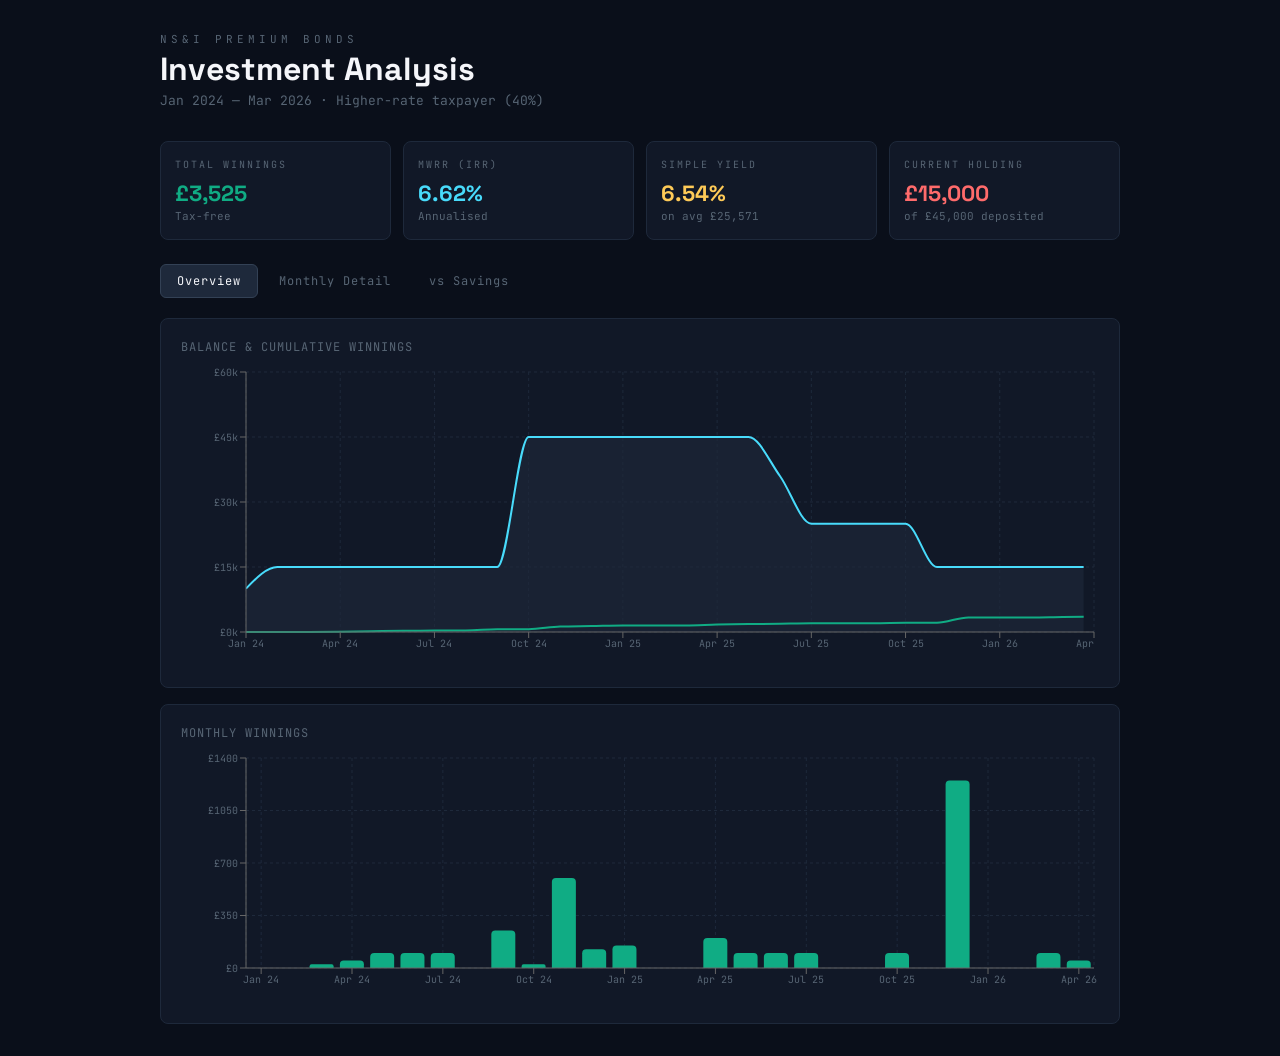
<file: site/premium-bonds/index.html>
<!doctype html>
<html lang="en">
  <head>
    <meta charset="UTF-8" />
    <link rel="icon" type="image/svg+xml" href="./favicon.svg" />
    <meta name="viewport" content="width=device-width, initial-scale=1.0" />
    <title>Premium Bonds Analysis</title>
    <script type="module" crossorigin src="./assets/index-E9c_Y_HO.js"></script>
    <link rel="stylesheet" crossorigin href="./assets/index-DuXioBb0.css">
  </head>
  <body>
    <div id="root"></div>
  </body>
</html>
</file>
<file: site/premium-bonds/assets/index-DuXioBb0.css>
*{box-sizing:border-box;margin:0;padding:0}body{background:#0a0f1a}
</file>
